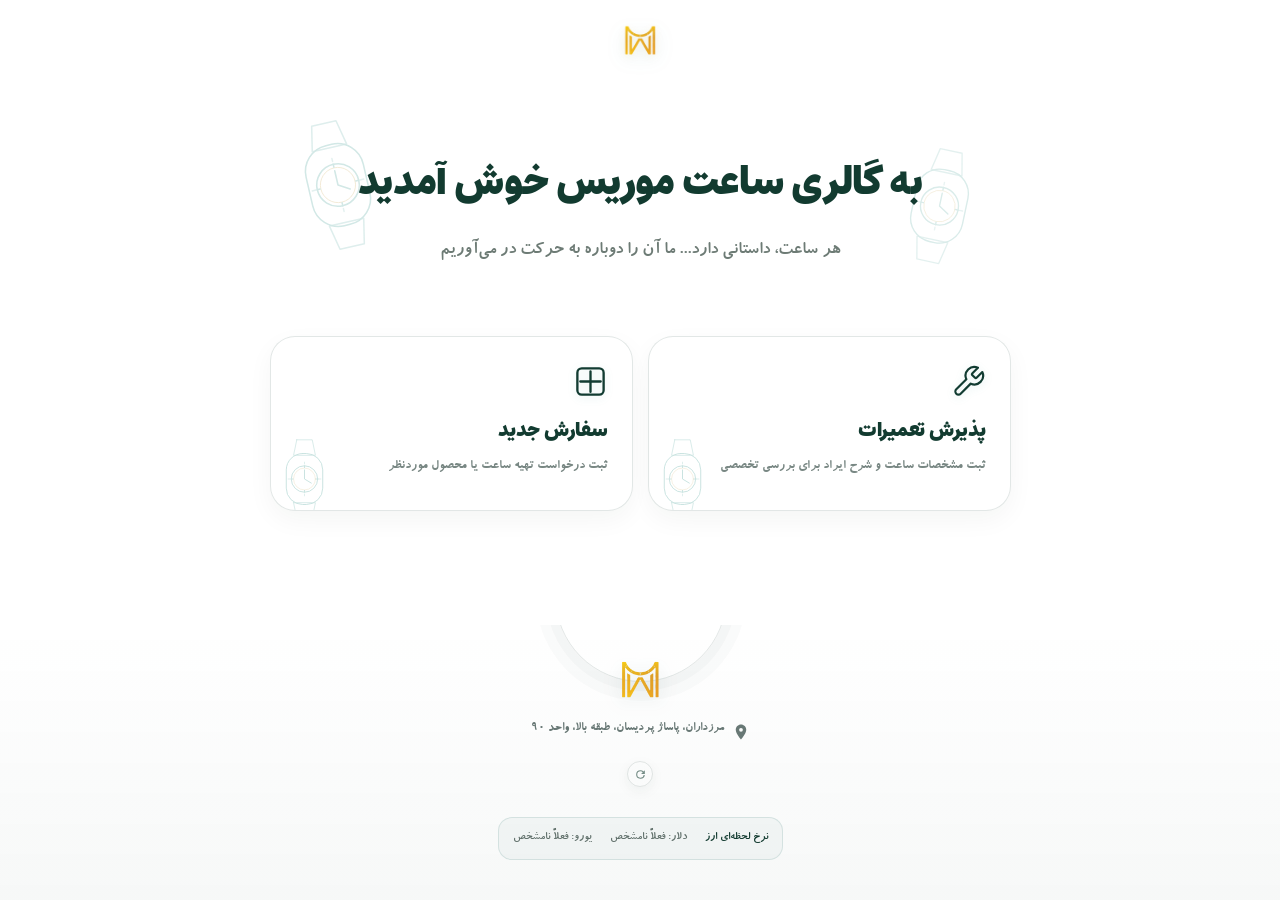
<file: index.html>
<!DOCTYPE html>
<html lang="fa" dir="rtl"><head>
<meta charset="UTF-8"><meta name="viewport" content="width=device-width, initial-scale=1.0, viewport-fit=cover">
<meta name="theme-color" content="#123c32"><meta name="color-scheme" content="light"><meta name="format-detection" content="telephone=no">
<title>گالری ساعت MOURIS WATCH</title><link rel="icon" type="image/png" href="assets/mouris-logo.png">
<link rel="apple-touch-icon" sizes="180x180" href="assets/apple-touch-icon.png">
<meta name="apple-mobile-web-app-capable" content="yes">
<meta name="apple-mobile-web-app-title" content="MOURIS WATCH">

<link rel="stylesheet" href="assets/style.css"><link rel="manifest" href="manifest.json"></head>
<body data-page="home">
<div id="preloader"><div class="mouris-loader"><div class="mouris-clock" role="img" aria-label="ساعت مکانیکی موریس"><span class="clock-gear clock-gear-a">⚙</span><span class="clock-gear clock-gear-b">⚙</span><span class="clock-hand clock-hour"></span><span class="clock-hand clock-minute"></span><span class="clock-hand clock-second"></span><span class="clock-pin"></span></div><img src="assets/mouris-logo.png" alt="MOURIS WATCH"><strong>MOURIS WATCH</strong><small>هر ساعت، داستانی دارد...</small></div></div>
<header class="site-header"><a href="index.html" class="brand"><img src="assets/mouris-logo.png" alt="MOURIS WATCH"></a></header>
<main class="container">
<section class="hero"><h1>به گالری ساعت موریس خوش آمدید</h1><p class="subtitle">هر ساعت، داستانی دارد... ما آن را دوباره به حرکت در می‌آوریم</p></section>
<nav class="services">
<a href="repair.html" class="service-card"><svg viewBox="0 0 24 24" fill="none" stroke-width="1.5" stroke-linecap="round" stroke-linejoin="round"><path d="M14.7 6.3a1 1 0 0 0 0 1.4l1.6 1.6a1 1 0 0 0 1.4 0l3.77-3.77a6 6 0 0 1-7.94 7.94l-6.91 6.91a2.12 2.12 0 0 1-3-3l6.91-6.91a6 6 0 0 1 7.94-7.94l-3.76 3.76z"/></svg><span class="title">پذیرش تعمیرات</span><span class="desc">ثبت مشخصات ساعت و شرح ایراد برای بررسی تخصصی</span></a>
<a href="new-order.html" class="service-card"><svg viewBox="0 0 24 24" fill="none" stroke-width="1.6" stroke-linecap="round" stroke-linejoin="round"><path d="M12 5v14M5 12h14"/><rect x="3" y="3" width="18" height="18" rx="3"/></svg><span class="title">سفارش جدید</span><span class="desc">ثبت درخواست تهیه ساعت یا محصول موردنظر</span></a>
</nav>
</main>
<footer class="site-footer"><div class="footer-info">
<div class="footer-logo"><img src="assets/mouris-logo.png" alt="لوگوی موریس"></div>
<div class="footer-address"><svg viewBox="0 0 24 24"><path d="M12 2C8.13 2 5 5.13 5 9c0 5.25 7 13 7 13s7-7.75 7-13c0-3.87-3.13-7-7-7zm0 9.5a2.5 2.5 0 1 1 0-5 2.5 2.5 0 0 1 0 5z"/></svg><span>مرزداران، پاساژ پردیسان، طبقه بالا، واحد ۹۰</span></div>
<div id="pwa-actions"><button id="pwa-update-button" type="button" aria-label="بروزرسانی" title="بروزرسانی"><svg viewBox="0 0 24 24" aria-hidden="true"><path d="M17.65 6.35A7.95 7.95 0 0 0 12 4a8 8 0 1 0 7.93 9h-2.02A6 6 0 1 1 12 6c1.66 0 3.14.69 4.22 1.78L13 11h7V4l-2.35 2.35z"/></svg></button></div>

<div class="footer-map-links" aria-label="مسیریابی فروشگاه">
<a class="icon-link" href="https://maps.app.goo.gl/UJXAzXb2pjgqmCxh7" target="_blank" rel="noopener noreferrer" aria-label="موقعیت در گوگل‌مپ" title="گوگل‌مپ"><svg viewBox="0 0 24 24" aria-hidden="true"><path d="M12 22s7-6.1 7-13a7 7 0 1 0-14 0c0 6.9 7 13 7 13Z"/><circle cx="12" cy="9" r="2.4"/></svg><span>گوگل‌مپ</span></a>
<a class="icon-link" href="https://nshn.ir/f9_bvZEa5x4bZZ" target="_blank" rel="noopener noreferrer" aria-label="موقعیت در نشان" title="نشان"><svg viewBox="0 0 24 24" aria-hidden="true"><path d="M12 22s7-6.1 7-13a7 7 0 1 0-14 0c0 6.9 7 13 7 13Z"/><path d="m9 9 2 2 4-4"/></svg><span>نشان</span></a>
</div>
<div class="mouris-social" aria-label="راه‌های ارتباطی">
<a class="icon-link" href="tel:09126022112" aria-label="تماس با موریس" title="تماس"><svg viewBox="0 0 24 24" aria-hidden="true"><path d="M7 3H4.8A1.8 1.8 0 0 0 3 4.8C3 13.7 10.3 21 19.2 21a1.8 1.8 0 0 0 1.8-1.8V17l-5-1-1.1 2a14.5 14.5 0 0 1-8.1-8.1l2-1.1L7 3Z"/></svg><span>تماس</span></a>
<a class="icon-link" href="https://wa.me/989126022112" target="_blank" rel="noopener noreferrer" aria-label="واتساپ موریس" title="واتساپ"><svg viewBox="0 0 24 24" aria-hidden="true"><path d="M20.5 11.7a8.5 8.5 0 0 1-12.6 7.4L3 20l.9-4.7a8.5 8.5 0 1 1 16.6-3.6Z"/><path d="M8.5 8.2c.3-.6.6-.6.9-.6h.5c.2 0 .4.1.5.4l.7 1.7c.1.2.1.4-.1.6l-.5.6c-.2.2-.2.4 0 .6.5.8 1.2 1.5 2 2 .2.1.4.1.6-.1l.7-.8c.2-.2.4-.2.6-.1l1.6.8c.2.1.3.3.3.5 0 .4-.2 1-.6 1.3-.4.4-1 .6-1.6.5-1-.1-2.2-.7-3.4-1.7-1.4-1.2-2.4-2.7-2.6-3.7-.2-.8 0-1.5.4-2Z"/></svg><span>واتساپ</span></a>
<a class="icon-link" href="https://www.instagram.com/morriswatch1/" target="_blank" rel="noopener noreferrer" aria-label="اینستاگرام موریس" title="اینستاگرام"><svg viewBox="0 0 24 24" aria-hidden="true"><rect x="3" y="3" width="18" height="18" rx="5"/><circle cx="12" cy="12" r="4"/><circle cx="17.5" cy="6.7" r=".8" class="icon-fill"/></svg><span>اینستاگرام</span></a>
</div>

</div></footer>
<script src="assets/app.js"></script>
<script>
if("serviceWorker" in navigator){window.addEventListener("load",()=>navigator.serviceWorker.register("./sw.js").catch(()=>{}));}
const updateBtn=document.getElementById("pwa-update-button");
if(updateBtn && "serviceWorker" in navigator){
 updateBtn.style.display="inline-flex";
 let reloading=false;
 navigator.serviceWorker.addEventListener("controllerchange",()=>{if(!reloading){reloading=true;location.reload();}});
 updateBtn.addEventListener("click",async()=>{
  updateBtn.disabled=true;
  updateBtn.setAttribute("aria-label","در حال بروزرسانی و پاک‌سازی نسخه قبلی");
  try{
   const reg=await navigator.serviceWorker.getRegistration("./")||await navigator.serviceWorker.register("./sw.js");
   await reg.update();
   if(reg.waiting){reg.waiting.postMessage({type:"SKIP_WAITING"});return;}
   if(reg.installing){
    reg.installing.addEventListener("statechange",async()=>{
     if(reg.installing && reg.installing.state==="installed"){
      const fresh=await navigator.serviceWorker.getRegistration("./");
      if(fresh?.waiting)fresh.waiting.postMessage({type:"SKIP_WAITING"});
     }
    });
    return;
   }
   const keys=await caches.keys();
   await Promise.all(keys.filter(k=>k.startsWith("mouris-")&&k!=="mouris-v16").map(k=>caches.delete(k)));
   location.reload();
  }catch(e){alert("بروزرسانی انجام نشد. اتصال اینترنت را بررسی و دوباره تلاش کنید.");updateBtn.disabled=false;}
 });
}
</script></body></html>
</file>
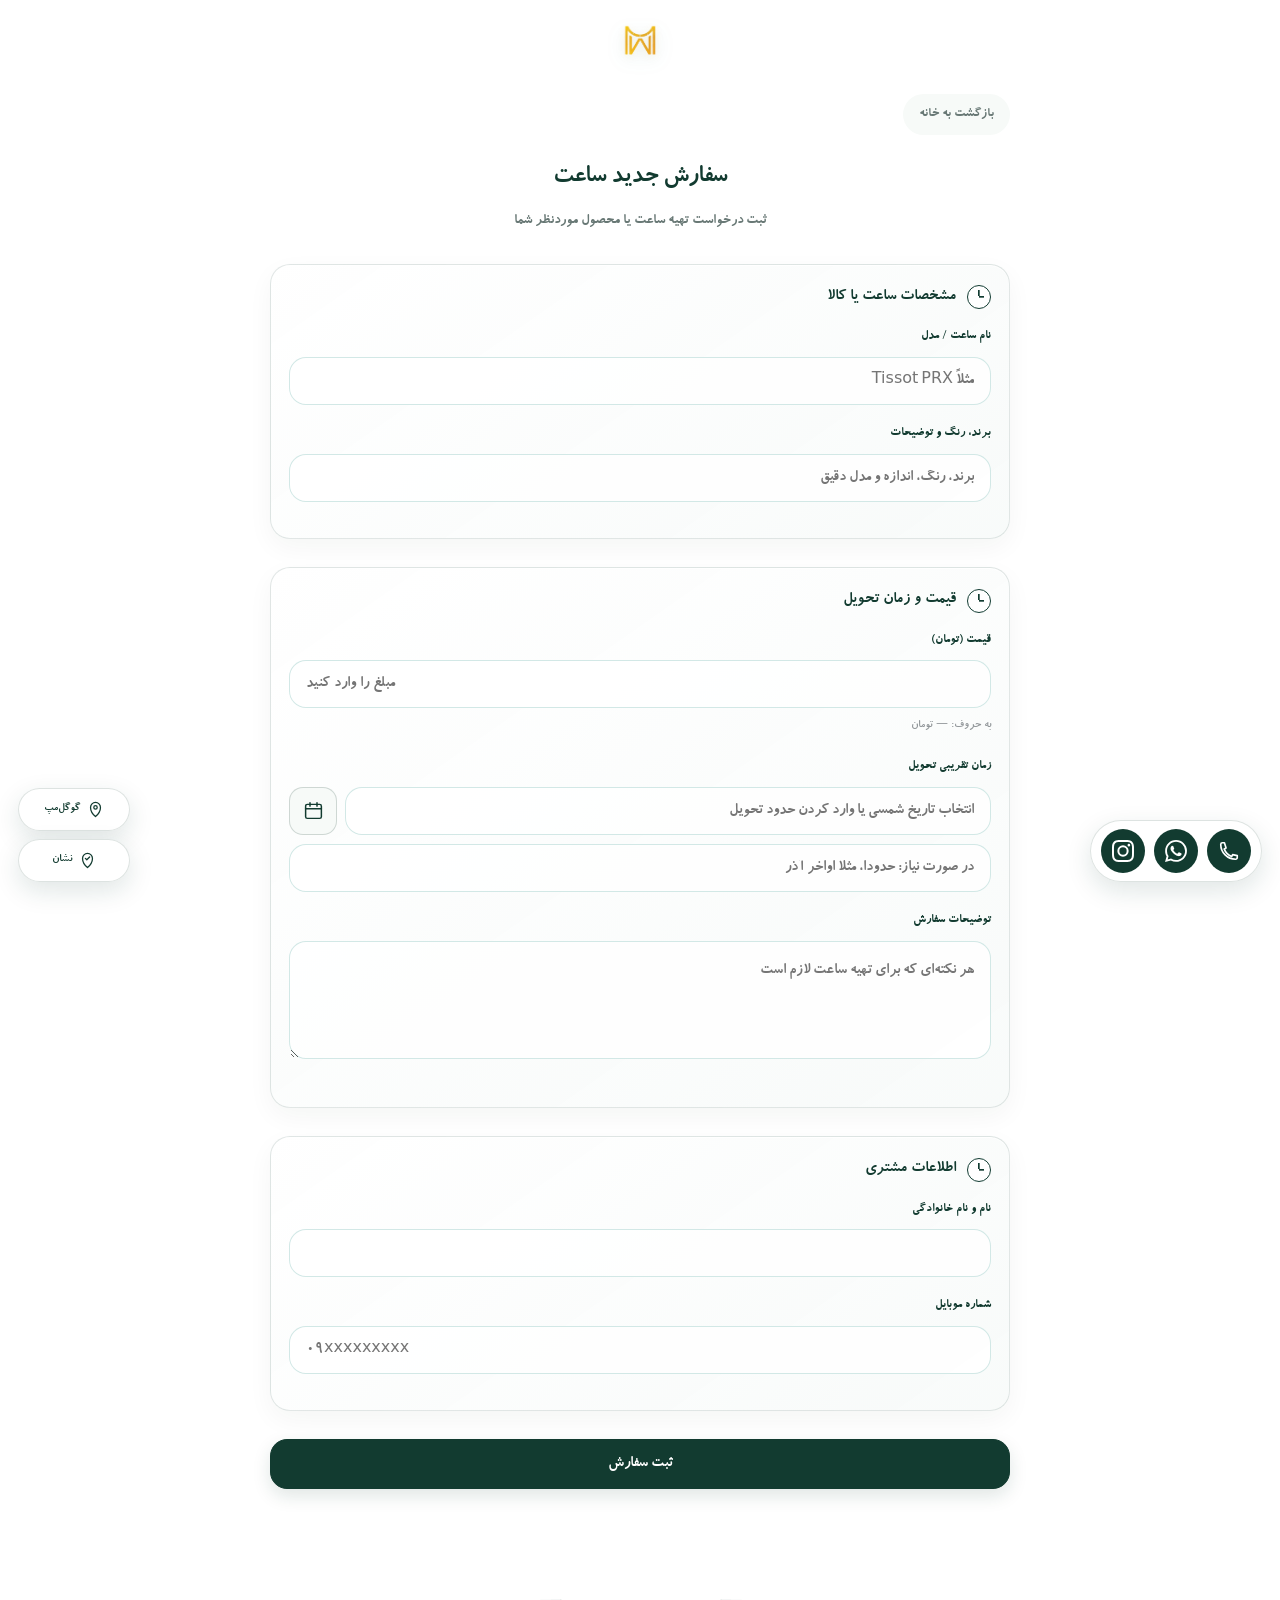
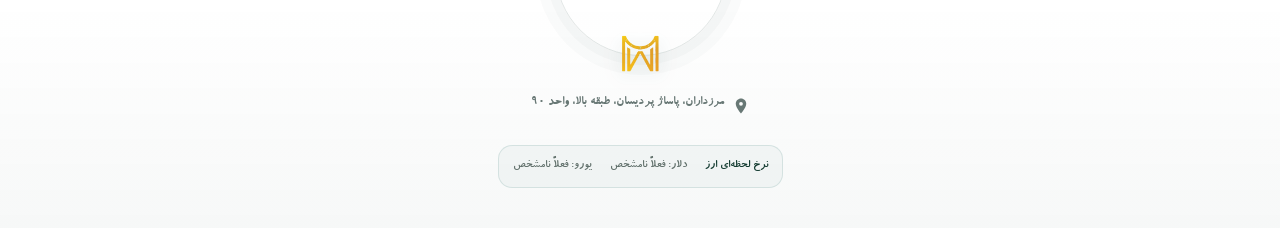
<file: new-order.html>
<!DOCTYPE html><html lang="fa" dir="rtl"><head><meta charset="UTF-8"><meta name="viewport" content="width=device-width, initial-scale=1.0, viewport-fit=cover"><meta name="theme-color" content="#123c32"><meta name="color-scheme" content="light"><title>سفارش جدید — موریس</title><link rel="icon" href="assets/mouris-logo.png"><link rel="stylesheet" href="assets/style.css"><link rel="manifest" href="manifest.json"></head><body data-page="new-order">
<div id="preloader"><div class="mouris-loader"><div class="mouris-clock" role="img" aria-label="ساعت مکانیکی موریس"><span class="clock-gear clock-gear-a">⚙</span><span class="clock-gear clock-gear-b">⚙</span><span class="clock-hand clock-hour"></span><span class="clock-hand clock-minute"></span><span class="clock-hand clock-second"></span><span class="clock-pin"></span></div><img src="assets/mouris-logo.png" alt="MOURIS WATCH"><strong>MOURIS WATCH</strong><small>هر ساعت، داستانی دارد...</small></div></div>
<header class="site-header"><a href="index.html" class="brand"><img src="assets/mouris-logo.png" alt="MOURIS WATCH"></a></header>
<main class="container"><a href="index.html" class="back-link">بازگشت به خانه</a><h1 class="page-title">سفارش جدید ساعت</h1><p class="page-sub">ثبت درخواست تهیه ساعت یا محصول موردنظر شما</p>
<form id="new-order-form" novalidate>
<section class="section form-panel"><h2>مشخصات ساعت یا کالا</h2>
<div class="form-group"><label class="field-label" for="item-name">نام ساعت / مدل</label><input type="text" id="item-name" name="itemName" required placeholder="مثلاً Tissot PRX"></div>
<div class="form-group"><label class="field-label" for="item-details">برند، رنگ و توضیحات</label><input type="text" id="item-details" name="itemDetails" placeholder="برند، رنگ، اندازه و مدل دقیق"></div></section>
<section class="section form-panel"><h2>قیمت و زمان تحویل</h2>
<div class="form-group"><label class="field-label" for="agreed-price">قیمت (تومان)</label><input type="text" id="agreed-price" name="price" class="price-format" data-price-format inputmode="numeric" autocomplete="off" placeholder="مبلغ را وارد کنید" dir="ltr"><div class="price-in-words" data-price-words="agreed-price">به حروف: — تومان</div></div>
<div class="form-group"><label class="field-label" for="expected-date">زمان تقریبی تحویل</label><div class="jalali-picker-field"><input type="text" id="expected-date" name="expectedDate" placeholder="انتخاب تاریخ شمسی یا وارد کردن حدود تحویل" readonly aria-haspopup="dialog" aria-expanded="false"><button type="button" class="calendar-open" id="open-jalali-calendar" aria-label="باز کردن تقویم شمسی"><svg viewBox="0 0 24 24" aria-hidden="true"><rect x="3" y="5" width="18" height="16" rx="2"/><path d="M16 3v4M8 3v4M3 10h18"/></svg></button></div><div id="jalali-calendar" class="jalali-calendar hidden" role="dialog" aria-label="تقویم شمسی"></div><input type="text" id="expected-date-note" class="approx-date-note" placeholder="در صورت نیاز: حدوداً، مثلاً اواخر آذر" aria-label="توضیح تقریبی زمان تحویل"></div>
<div class="form-group"><label class="field-label" for="order-notes">توضیحات سفارش</label><textarea id="order-notes" name="notes" rows="3" placeholder="هر نکته‌ای که برای تهیه ساعت لازم است"></textarea></div></section>
<section class="section form-panel"><h2>اطلاعات مشتری</h2>
<div class="form-group"><label class="field-label" for="customer-name">نام و نام خانوادگی</label><input type="text" id="customer-name" name="name" required autocomplete="name"></div>
<div class="form-group"><label class="field-label" for="customer-phone">شماره موبایل</label><input type="tel" id="customer-phone" name="phone" inputmode="numeric" autocomplete="tel" placeholder="09xxxxxxxxx" required dir="ltr"></div></section>
<button type="submit" class="btn">ثبت سفارش</button></form></main>
<footer class="site-footer"><div class="footer-info">
<div class="footer-logo"><img src="assets/mouris-logo.png" alt="لوگوی موریس"></div>
<div class="footer-address"><svg viewBox="0 0 24 24"><path d="M12 2C8.13 2 5 5.13 5 9c0 5.25 7 13 7 13s7-7.75 7-13c0-3.87-3.13-7-7-7zm0 9.5a2.5 2.5 0 1 1 0-5 2.5 2.5 0 0 1 0 5z"/></svg><span>مرزداران، پاساژ پردیسان، طبقه بالا، واحد ۹۰</span></div>

<div class="footer-map-links" aria-label="مسیریابی فروشگاه">
<a class="icon-link" href="https://maps.app.goo.gl/UJXAzXb2pjgqmCxh7" target="_blank" rel="noopener noreferrer" aria-label="موقعیت در گوگل‌مپ" title="گوگل‌مپ"><svg viewBox="0 0 24 24" aria-hidden="true"><path d="M12 22s7-6.1 7-13a7 7 0 1 0-14 0c0 6.9 7 13 7 13Z"/><circle cx="12" cy="9" r="2.4"/></svg><span>گوگل‌مپ</span></a>
<a class="icon-link" href="https://nshn.ir/f9_bvZEa5x4bZZ" target="_blank" rel="noopener noreferrer" aria-label="موقعیت در نشان" title="نشان"><svg viewBox="0 0 24 24" aria-hidden="true"><path d="M12 22s7-6.1 7-13a7 7 0 1 0-14 0c0 6.9 7 13 7 13Z"/><path d="m9 9 2 2 4-4"/></svg><span>نشان</span></a>
</div>
<div class="mouris-social" aria-label="راه‌های ارتباطی">
<a class="icon-link" href="tel:09126022112" aria-label="تماس با موریس" title="تماس"><svg viewBox="0 0 24 24" aria-hidden="true"><path d="M7 3H4.8A1.8 1.8 0 0 0 3 4.8C3 13.7 10.3 21 19.2 21a1.8 1.8 0 0 0 1.8-1.8V17l-5-1-1.1 2a14.5 14.5 0 0 1-8.1-8.1l2-1.1L7 3Z"/></svg><span>تماس</span></a>
<a class="icon-link" href="https://wa.me/989126022112" target="_blank" rel="noopener noreferrer" aria-label="واتساپ موریس" title="واتساپ"><svg viewBox="0 0 24 24" aria-hidden="true"><path d="M20.5 11.7a8.5 8.5 0 0 1-12.6 7.4L3 20l.9-4.7a8.5 8.5 0 1 1 16.6-3.6Z"/><path d="M8.5 8.2c.3-.6.6-.6.9-.6h.5c.2 0 .4.1.5.4l.7 1.7c.1.2.1.4-.1.6l-.5.6c-.2.2-.2.4 0 .6.5.8 1.2 1.5 2 2 .2.1.4.1.6-.1l.7-.8c.2-.2.4-.2.6-.1l1.6.8c.2.1.3.3.3.5 0 .4-.2 1-.6 1.3-.4.4-1 .6-1.6.5-1-.1-2.2-.7-3.4-1.7-1.4-1.2-2.4-2.7-2.6-3.7-.2-.8 0-1.5.4-2Z"/></svg><span>واتساپ</span></a>
<a class="icon-link" href="https://www.instagram.com/morriswatch1/" target="_blank" rel="noopener noreferrer" aria-label="اینستاگرام موریس" title="اینستاگرام"><svg viewBox="0 0 24 24" aria-hidden="true"><rect x="3" y="3" width="18" height="18" rx="5"/><circle cx="12" cy="12" r="4"/><circle cx="17.5" cy="6.7" r=".8" class="icon-fill"/></svg><span>اینستاگرام</span></a>
</div>
</div></footer><script src="assets/app.js"></script>
<script>
if("serviceWorker" in navigator){window.addEventListener("load",()=>navigator.serviceWorker.register("./sw.js").catch(()=>{}));}
</script></body></html>
</file>
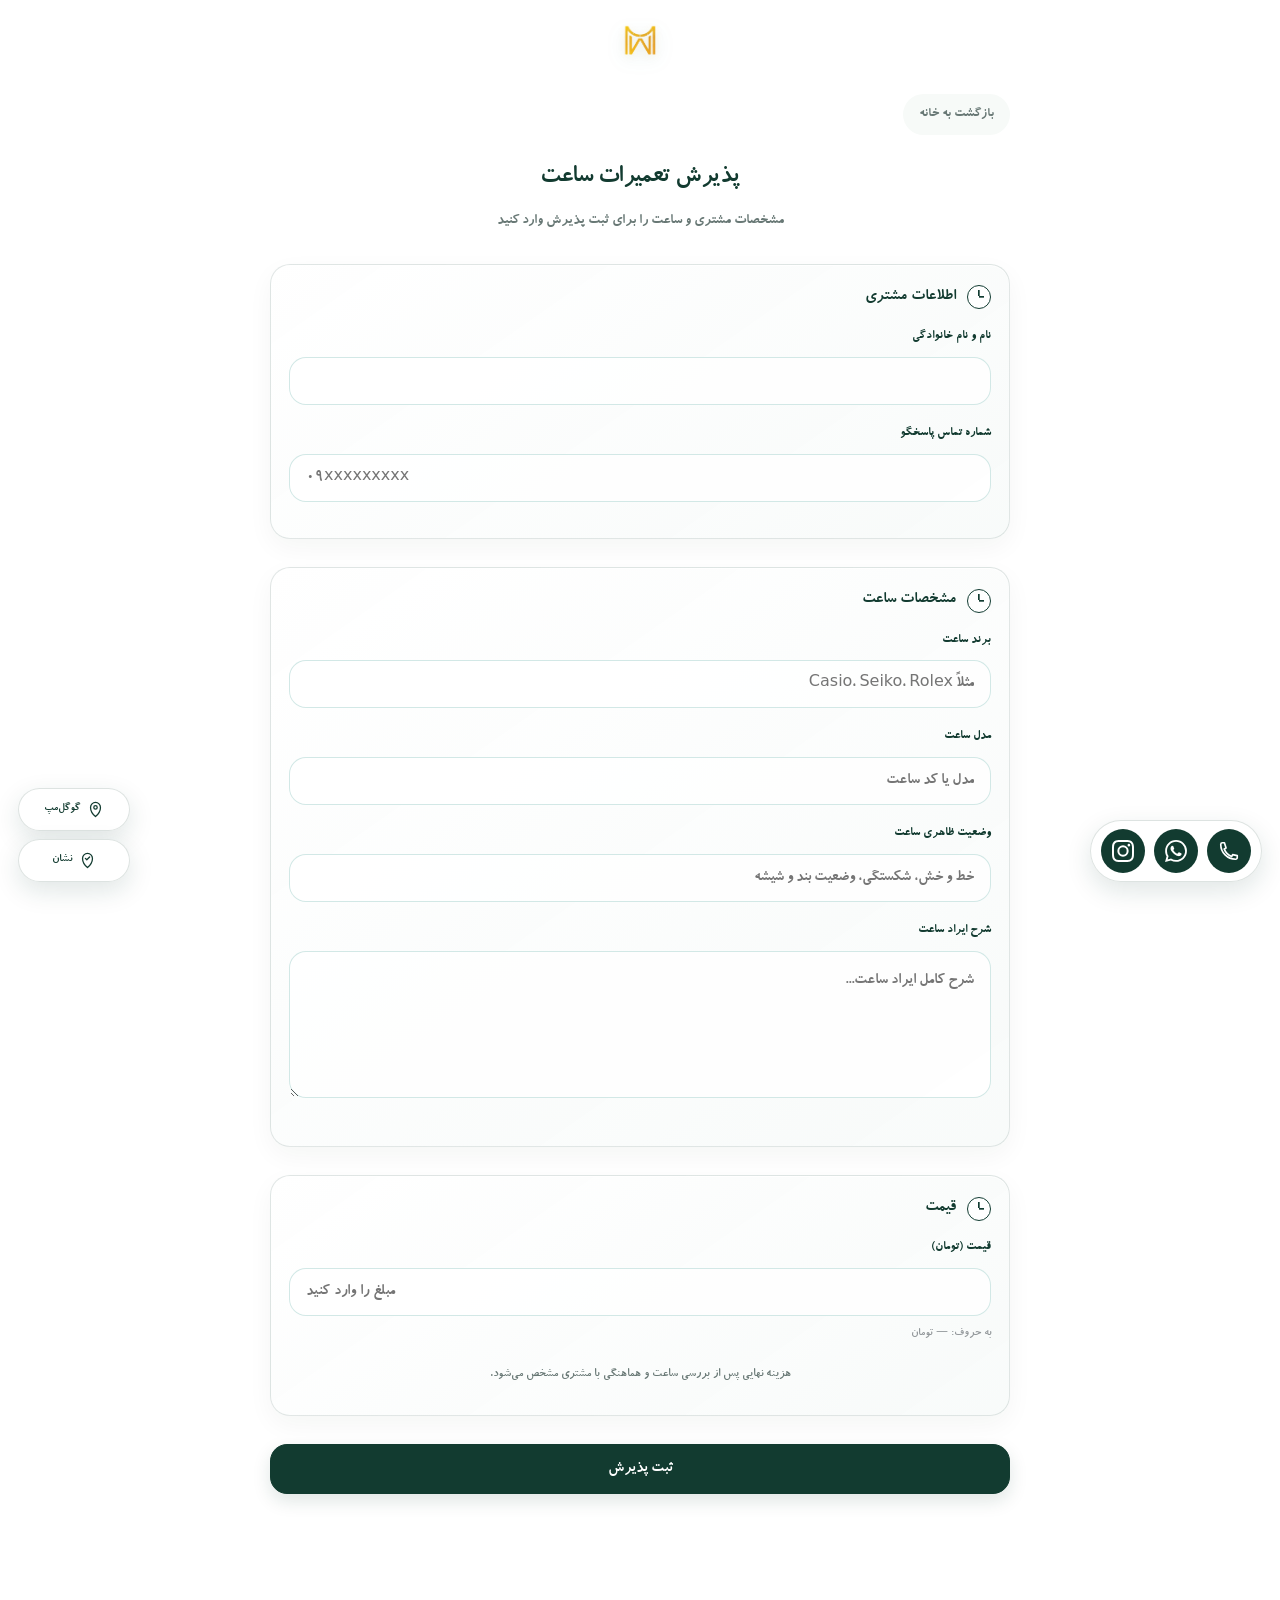
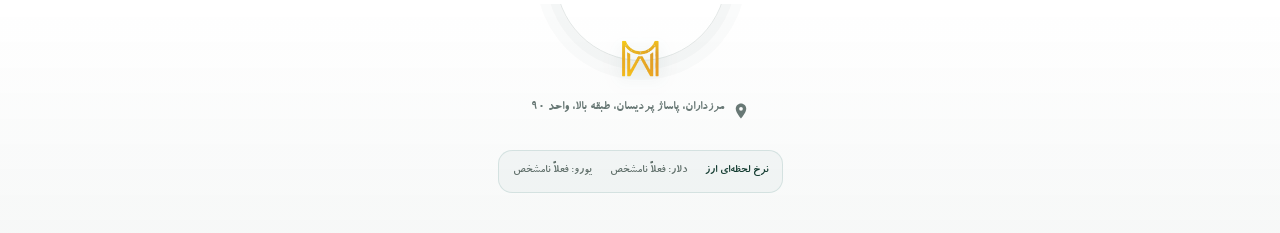
<file: repair.html>
<!DOCTYPE html><html lang="fa" dir="rtl"><head><meta charset="UTF-8"><meta name="viewport" content="width=device-width, initial-scale=1.0, viewport-fit=cover"><meta name="theme-color" content="#123c32"><meta name="color-scheme" content="light"><meta name="format-detection" content="telephone=no"><title>پذیرش تعمیرات — موریس</title><link rel="icon" href="assets/mouris-logo.png"><link rel="stylesheet" href="assets/style.css"><link rel="manifest" href="manifest.json"></head><body data-page="repair">
<div id="preloader"><div class="mouris-loader"><div class="mouris-clock" role="img" aria-label="ساعت مکانیکی موریس"><span class="clock-gear clock-gear-a">⚙</span><span class="clock-gear clock-gear-b">⚙</span><span class="clock-hand clock-hour"></span><span class="clock-hand clock-minute"></span><span class="clock-hand clock-second"></span><span class="clock-pin"></span></div><img src="assets/mouris-logo.png" alt="MOURIS WATCH"><strong>MOURIS WATCH</strong><small>هر ساعت، داستانی دارد...</small></div></div>
<header class="site-header"><a href="index.html" class="brand"><img src="assets/mouris-logo.png" alt="MOURIS WATCH"></a></header>
<main class="container"><a href="index.html" class="back-link">بازگشت به خانه</a><h1 class="page-title">پذیرش تعمیرات ساعت</h1><p class="page-sub">مشخصات مشتری و ساعت را برای ثبت پذیرش وارد کنید</p>
<form id="repair-form" novalidate>
<section class="section form-panel"><h2>اطلاعات مشتری</h2>
<div class="form-group"><label class="field-label" for="repair-name">نام و نام خانوادگی</label><input type="text" id="repair-name" name="name" autocomplete="name" required></div>
<div class="form-group"><label class="field-label" for="repair-phone">شماره تماس پاسخگو</label><input type="tel" id="repair-phone" name="phone" inputmode="numeric" autocomplete="tel" placeholder="09xxxxxxxxx" required dir="ltr"></div></section>
<section class="section form-panel"><h2>مشخصات ساعت</h2>
<div class="form-group"><label class="field-label" for="repair-brand">برند ساعت</label><input type="text" id="repair-brand" name="watchBrand" placeholder="مثلاً Casio، Seiko، Rolex" required></div>
<div class="form-group"><label class="field-label" for="repair-model">مدل ساعت</label><input type="text" id="repair-model" name="watchModel" placeholder="مدل یا کد ساعت"></div>
<div class="form-group"><label class="field-label" for="repair-condition">وضعیت ظاهری ساعت</label><input type="text" id="repair-condition" name="condition" placeholder="خط و خش، شکستگی، وضعیت بند و شیشه"></div>
<div class="form-group"><label class="field-label" for="repair-issue">شرح ایراد ساعت</label><textarea id="repair-issue" name="issue" rows="4" placeholder="شرح کامل ایراد ساعت..." required></textarea></div></section>
<section class="section form-panel"><h2>قیمت</h2><div class="form-group"><label class="field-label" for="repair-cost">قیمت (تومان)</label><input type="text" id="repair-cost" name="price" class="price-format" data-price-format inputmode="numeric" autocomplete="off" placeholder="مبلغ را وارد کنید" dir="ltr"><div class="price-in-words" data-price-words="repair-cost">به حروف: — تومان</div></div><p class="hint">هزینه نهایی پس از بررسی ساعت و هماهنگی با مشتری مشخص می‌شود.</p></section>
<button type="submit" class="btn">ثبت پذیرش</button></form></main>
<footer class="site-footer"><div class="footer-info">
<div class="footer-logo"><img src="assets/mouris-logo.png" alt="لوگوی موریس"></div>
<div class="footer-address"><svg viewBox="0 0 24 24"><path d="M12 2C8.13 2 5 5.13 5 9c0 5.25 7 13 7 13s7-7.75 7-13c0-3.87-3.13-7-7-7zm0 9.5a2.5 2.5 0 1 1 0-5 2.5 2.5 0 0 1 0 5z"/></svg><span>مرزداران، پاساژ پردیسان، طبقه بالا، واحد ۹۰</span></div>

<div class="footer-map-links" aria-label="مسیریابی فروشگاه">
<a class="icon-link" href="https://maps.app.goo.gl/UJXAzXb2pjgqmCxh7" target="_blank" rel="noopener noreferrer" aria-label="موقعیت در گوگل‌مپ" title="گوگل‌مپ"><svg viewBox="0 0 24 24" aria-hidden="true"><path d="M12 22s7-6.1 7-13a7 7 0 1 0-14 0c0 6.9 7 13 7 13Z"/><circle cx="12" cy="9" r="2.4"/></svg><span>گوگل‌مپ</span></a>
<a class="icon-link" href="https://nshn.ir/f9_bvZEa5x4bZZ" target="_blank" rel="noopener noreferrer" aria-label="موقعیت در نشان" title="نشان"><svg viewBox="0 0 24 24" aria-hidden="true"><path d="M12 22s7-6.1 7-13a7 7 0 1 0-14 0c0 6.9 7 13 7 13Z"/><path d="m9 9 2 2 4-4"/></svg><span>نشان</span></a>
</div>
<div class="mouris-social" aria-label="راه‌های ارتباطی">
<a class="icon-link" href="tel:09126022112" aria-label="تماس با موریس" title="تماس"><svg viewBox="0 0 24 24" aria-hidden="true"><path d="M7 3H4.8A1.8 1.8 0 0 0 3 4.8C3 13.7 10.3 21 19.2 21a1.8 1.8 0 0 0 1.8-1.8V17l-5-1-1.1 2a14.5 14.5 0 0 1-8.1-8.1l2-1.1L7 3Z"/></svg><span>تماس</span></a>
<a class="icon-link" href="https://wa.me/989126022112" target="_blank" rel="noopener noreferrer" aria-label="واتساپ موریس" title="واتساپ"><svg viewBox="0 0 24 24" aria-hidden="true"><path d="M20.5 11.7a8.5 8.5 0 0 1-12.6 7.4L3 20l.9-4.7a8.5 8.5 0 1 1 16.6-3.6Z"/><path d="M8.5 8.2c.3-.6.6-.6.9-.6h.5c.2 0 .4.1.5.4l.7 1.7c.1.2.1.4-.1.6l-.5.6c-.2.2-.2.4 0 .6.5.8 1.2 1.5 2 2 .2.1.4.1.6-.1l.7-.8c.2-.2.4-.2.6-.1l1.6.8c.2.1.3.3.3.5 0 .4-.2 1-.6 1.3-.4.4-1 .6-1.6.5-1-.1-2.2-.7-3.4-1.7-1.4-1.2-2.4-2.7-2.6-3.7-.2-.8 0-1.5.4-2Z"/></svg><span>واتساپ</span></a>
<a class="icon-link" href="https://www.instagram.com/morriswatch1/" target="_blank" rel="noopener noreferrer" aria-label="اینستاگرام موریس" title="اینستاگرام"><svg viewBox="0 0 24 24" aria-hidden="true"><rect x="3" y="3" width="18" height="18" rx="5"/><circle cx="12" cy="12" r="4"/><circle cx="17.5" cy="6.7" r=".8" class="icon-fill"/></svg><span>اینستاگرام</span></a>
</div>
</div></footer><script src="assets/app.js"></script>
<script>
if("serviceWorker" in navigator){window.addEventListener("load",()=>navigator.serviceWorker.register("./sw.js").catch(()=>{}));}
</script></body></html>
</file>
<file: assets/style.css>
/* ============ Preloader (Almas Logo Diamond) ============ */
#preloader { 
  position: fixed; inset: 0; background: var(--bg); z-index: 99999; 
  display: flex; justify-content: center; align-items: center; 
  transition: opacity 0.8s cubic-bezier(0.16, 1, 0.3, 1), visibility 0.8s; 
}
#preloader.hidden-loader { opacity: 0; visibility: hidden; }

/* کانتینر الماس */
.almas-diamond-wrap {
  position: relative;
  width: 120px;
  height: 140px;
  display: flex;
  flex-direction: column;
  align-items: center;
}

/* خود الماس با استفاده از SVG */
.almas-svg {
  width: 100px;
  height: 100px;
  overflow: visible;
}

/* خطوط پایه الماس (خالی) */
.almas-svg path, .almas-svg polygon, .almas-svg polyline {
  fill: transparent;
  stroke: var(--border-soft);
  stroke-width: 1.5;
  transition: all 0.3s ease;
}

/* نوار پر شدن (انیمیشن) */
.almas-fill-mask {
  fill: none;
  stroke: var(--brand);
  stroke-width: 3;
  stroke-linecap: round;
  stroke-linejoin: round;
  filter: drop-shadow(0 0 10px var(--brand-glow));
  stroke-dasharray: 350;
  stroke-dashoffset: 350;
  animation: fillAlmas 2s cubic-bezier(0.4, 0, 0.2, 1) infinite alternate;
}

/* خطوط درخشش زیر الماس */
.almas-base {
  position: absolute;
  bottom: 5px;
  width: 80px;
  height: 2px;
  background: var(--brand);
  box-shadow: 0 0 15px var(--brand-glow);
  border-radius: 50%;
  animation: basePulse 2s infinite alternate;
}

@keyframes fillAlmas {
  0% { stroke-dashoffset: 350; stroke: var(--brand); opacity: 0.3; }
  100% { stroke-dashoffset: 0; stroke: #6cb2ff; opacity: 1; }
}

@keyframes basePulse {
  0% { transform: scaleX(0.8); opacity: 0.5; }
  100% { transform: scaleX(1.2); opacity: 1; }
}

/* ============ فونت ============ */
@font-face {
  font-family: 'Koodak';
  src: local('Koodak'), local('Koodak-Bold'), url('fonts/Koodak.woff2.ttf') format('truetype');
  font-display: swap;
  font-weight: 400;
}

/* ============ متغیرهای رنگی (تم روشن) ============ */
:root {
  --bg: #ffffff; --fg: #1d1d1f; --muted: #6e6e73; --border: #d2d2d7;
  --border-soft: #e5e5ea; --accent: #000000; --brand: #b99b18;
  --brand-glow: rgba(185, 155, 24, 0.30); --card: #f5f5f7; --card-hover: #ebebf0;
  --radius: 18px; --radius-sm: 14px; --danger: #ff3b30;
  --glass: rgba(255, 255, 255, 0.75); --dock-bg: rgba(255, 255, 255, 0.9);
  --modal-overlay: rgba(0,0,0,0.4);
}



* { box-sizing: border-box; -webkit-tap-highlight-color: transparent; }
html, body { margin: 0; padding: 0; scroll-behavior: smooth; }
body {
  font-family: 'Koodak', 'Vazirmatn', system-ui, -apple-system, sans-serif;
  background: var(--bg); color: var(--fg); line-height: 1.75;
  -webkit-font-smoothing: antialiased; min-height: 100vh;
  display: flex; flex-direction: column; transition: opacity 0.3s ease, background-color 0.3s ease, color 0.3s ease;
}
input, button, select, textarea { font-family: inherit; }

body.page-fade-out { opacity: 0; }

@keyframes fadeUp { from { opacity: 0; transform: translateY(20px); } to { opacity: 1; transform: translateY(0); } }
@keyframes shake { 0%, 100% { transform: translateX(0); } 10%, 30%, 50%, 70%, 90% { transform: translateX(-5px); } 20%, 40%, 60%, 80% { transform: translateX(5px); } }
@keyframes logoGlow { 0% { filter: drop-shadow(0 0 0px var(--brand-glow)); } 50% { filter: drop-shadow(0 0 12px var(--brand-glow)); } 100% { filter: drop-shadow(0 0 0px var(--brand-glow)); } }
@keyframes rippleAnim { to { transform: scale(4); opacity: 0; } }

.shake { animation: shake 0.5s ease-in-out; }
.container { width: 100%; max-width: 720px; margin: 0 auto; padding: 20px 20px 100px; flex: 1; }

/* ============ 3D Page Transition ============ */
.container {
  animation: pageEnter 0.7s cubic-bezier(0.16, 1, 0.3, 1) forwards !important;
}
@keyframes pageEnter {
  0% { opacity: 0; transform: translateY(20px) scale(0.98); filter: blur(5px); }
  100% { opacity: 1; transform: translateY(0) scale(1); filter: blur(0); }
}

#progress-bar { position: fixed; top: 0; left: 0; height: 3px; background: var(--brand); width: 0%; z-index: 1000; transition: width 0.1s; }
.site-header { position: sticky; top: 0; z-index: 100; backdrop-filter: blur(20px); background: var(--glass); border-bottom: 1px solid var(--border-soft); padding: 12px 20px; text-align: center; padding-top: max(12px, env(safe-area-inset-top)); }

/* ============ لوگو ============ */
.brand { display: inline-flex; align-items: center; justify-content: center; text-decoration: none; }
.brand img, .footer-logo img {
  display: block; height: 40px; width: auto; object-fit: contain;
  animation: logoGlow 4s infinite; transform-origin: center; transition: transform 0.1s;
}
.footer-logo img { height: 60px; animation: none; }


/* Hero with gradient/blur */
.hero { text-align: center; padding: 40px 0 20px; position: relative; }
.hero::before { content: ''; position: absolute; top: 0; left: 50%; transform: translateX(-50%); width: 200px; height: 200px; background: var(--brand); filter: blur(80px); opacity: 0.15; z-index: -1; border-radius: 50%; }
.hero h1 { font-size: 32px; margin: 0 0 8px; font-weight: 800; letter-spacing: -1px; }
.subtitle { color: var(--muted); margin: 0; font-size: 16px; }

.services { display: grid; grid-template-columns: 1fr; gap: 12px; margin-top: 24px; }
@media (min-width: 560px) { .services { grid-template-columns: 1fr 1fr; } }

/* ============ Scroll Reveal Animations ============ */
.reveal {
  opacity: 0;
  transform: translateY(40px) scale(0.98);
  transition: all 0.8s cubic-bezier(0.16, 1, 0.3, 1);
  will-change: transform, opacity;
}
.reveal.active {
  opacity: 1;
  transform: translateY(0) scale(1);
}
.services .reveal:nth-child(1) { transition-delay: 0.1s; }
.services .reveal:nth-child(2) { transition-delay: 0.2s; }
.services .reveal:nth-child(3) { transition-delay: 0.3s; }
.services .reveal:nth-child(4) { transition-delay: 0.4s; }
.services .reveal:nth-child(5) { transition-delay: 0.5s; }

/* ============ Glassmorphism & 3D Cards ============ */
.service-card { 
  display: flex; flex-direction: column; align-items: flex-start; padding: 24px 20px; border-radius: var(--radius); 
  background: var(--card); backdrop-filter: blur(10px); -webkit-backdrop-filter: blur(10px);
  text-decoration: none; color: var(--fg); border: 1px solid rgba(255,255,255,0.1); 
  position: relative; overflow: hidden;
  transition: transform 0.4s cubic-bezier(0.175, 0.885, 0.32, 1.275), box-shadow 0.4s ease, border-color 0.4s ease;
  transform-style: preserve-3d;
}
.service-card:hover { 
  transform: translateY(-8px) scale(1.02) rotateX(4deg) rotateY(-4deg); 
  box-shadow: 0 25px 50px -12px rgba(0, 113, 227, 0.25); 
  border-color: var(--brand); 
  z-index: 10;
}
.service-card::before {
  content: '';
  position: absolute; top: 0; left: -100%; width: 50%; height: 100%;
  background: linear-gradient(to right, rgba(255,255,255,0) 0%, rgba(255,255,255,0.3) 50%, rgba(255,255,255,0) 100%);
  transform: skewX(-25deg); transition: left 0.7s ease; z-index: 1;
}
.service-card:hover::before { left: 200%; }
.service-card:hover svg { transform: scale(1.15) translateZ(20px); transition: transform 0.4s cubic-bezier(0.175, 0.885, 0.32, 1.275); }
.service-card svg { width: 32px; height: 32px; margin-bottom: 12px; stroke: var(--brand); fill: none; transition: transform 0.3s; }
.service-card .title { font-size: 18px; font-weight: 800; margin-bottom: 4px; }
.service-card .desc { font-size: 13.5px; color: var(--muted); }

.section { margin: 28px 0; } .section h2 { font-size: 17px; margin: 0 0 14px; font-weight: 800; }
.form-group { margin-bottom: 18px; position: relative; } .field-label { display: block; font-size: 13px; font-weight: 700; margin-bottom: 8px; }
input[type="text"], input[type="password"], input[type="tel"], input[type="email"], input[type="number"] { 
  width: 100%; padding: 15px 16px; border-radius: var(--radius-sm); border: 1.5px solid var(--border-soft); 
  background: var(--bg); font-family: inherit; font-size: 16px; color: var(--fg); transition: all 0.2s ease; outline: none; 
}
input:focus { border-color: var(--brand); box-shadow: 0 0 0 4px var(--brand-glow); }
input.input-error { border-color: var(--danger) !important; }
input.valid-phone { border-color: #34c759 !important; }

.option-grid { display: grid; grid-template-columns: repeat(auto-fit, minmax(150px, 1fr)); gap: 12px; }
.option { display: block; padding: 18px; border-radius: var(--radius-sm); border: 1.5px solid var(--border-soft); background: var(--bg); cursor: pointer; transition: all 0.2s ease; position: relative; }
.option input { position: absolute; opacity: 0; }
.option.selected { border-color: var(--brand); background: var(--card); box-shadow: inset 0 0 0 1px var(--brand); }
.option.selected::after { content: '✓'; position: absolute; top: 12px; left: 12px; color: var(--brand); font-weight: bold; animation: fadeUp 0.3s; }
.option.disabled { opacity: 0.4; pointer-events: none; text-decoration: line-through; }
.opt-title { font-weight: 700; display: block; font-size: 15px; } .opt-price { font-size: 13px; color: var(--muted); display: block; margin-top: 4px; } .opt-price.gold { color: var(--brand); font-weight: 800; font-size: 14px; margin-top: 6px; }

.chip-grid { display: flex; flex-wrap: wrap; gap: 10px; }
.chip { display: inline-flex; align-items: center; justify-content: center; padding: 12px 20px; border-radius: 999px; border: 1.5px solid var(--border-soft); background: var(--bg); cursor: pointer; font-size: 14px; font-family: inherit; transition: all 0.2s ease; position: relative; }
.chip input { position: absolute; opacity: 0; } .chip.selected { background: var(--brand); color: #fff; border-color: var(--brand); }

.tag { display: inline-flex; align-items: center; gap: 8px; background: var(--bg); border: 1px solid var(--border-soft); padding: 6px 12px; border-radius: 999px; font-size: 13.5px; color: var(--fg); animation: fadeUp 0.2s; }
.tag-remove { cursor: pointer; color: var(--danger); font-weight: bold; font-size: 16px; line-height: 1; transition: transform 0.2s; } .tag-remove:hover { transform: scale(1.3); }

.btn { display: block; width: 100%; padding: 16px 20px; border-radius: var(--radius-sm); border: none; background: var(--accent); color: var(--bg); font-family: inherit; font-size: 16px; font-weight: 700; cursor: pointer; text-align: center; text-decoration: none; transition: all 0.2s; position: relative; overflow: hidden; }
.btn:hover { opacity: 0.85; transform: scale(0.99); } .btn:active { transform: scale(0.96); } .btn-secondary { background: var(--card); color: var(--fg); border: 1.5px solid var(--border-soft); }
.ripple { position: absolute; border-radius: 50%; background: rgba(255,255,255,0.4); transform: scale(0); animation: rippleAnim 0.6s linear; pointer-events: none; }
.btn-secondary .ripple { background: rgba(0,0,0,0.1); }

.spinner { display: inline-block; width: 20px; height: 20px; border: 3px solid rgba(255,255,255,0.3); border-radius: 50%; border-top-color: #fff; animation: spin 1s ease-in-out infinite; vertical-align: middle; }
@keyframes spin { 100% { transform: rotate(360deg); } }
.total-box { background: var(--card); border-radius: var(--radius-sm); padding: 16px 20px; display: flex; justify-content: space-between; align-items: center; margin: 24px 0 12px; } .total-box .amount { font-size: 20px; font-weight: 800; color: var(--brand); }
.sms-preview { background: var(--card); border-radius: var(--radius-sm); padding: 16px; margin-top: 20px; font-size: 14px; white-space: pre-wrap; display: none; border: 1px solid var(--border-soft); line-height: 2; } .sms-preview.visible { display: block; animation: fadeUp 0.3s; }

#toast { position: fixed; bottom: 90px; left: 50%; transform: translateX(-50%) translateY(20px); background: #333; color: #fff; padding: 12px 24px; border-radius: 999px; font-size: 14px; font-weight: 700; opacity: 0; pointer-events: none; transition: all 0.3s cubic-bezier(0.16, 1, 0.3, 1); z-index: 9999; box-shadow: 0 8px 30px rgba(0,0,0,0.2); text-align: center; white-space: nowrap; }
#toast.show { opacity: 1; transform: translateX(-50%) translateY(0); } #toast.error { background: var(--danger); }


.social-dock { position: fixed; bottom: max(20px, env(safe-area-inset-bottom)); left: 50%; transform: translateX(-50%) translateY(0); display: flex; gap: 8px; padding: 10px 14px; background: var(--dock-bg); backdrop-filter: blur(20px); border: 1px solid var(--border-soft); border-radius: 999px; box-shadow: 0 10px 40px rgba(0,0,0,0.15); z-index: 999; transition: transform 0.4s cubic-bezier(0.16, 1, 0.3, 1), opacity 0.4s; }
.social-dock.hidden-dock { transform: translateX(-50%) translateY(150px); opacity: 0; pointer-events: none; }
.dock-btn { width: 48px; height: 48px; border-radius: 50%; display: flex; align-items: center; justify-content: center; color: #fff; transition: transform 0.2s; } .dock-btn:active { transform: scale(0.9); } .dock-btn svg { width: 24px; height: 24px; fill: currentColor; }
.dock-btn.call { background: #34c759; } .dock-btn.whatsapp { background: #25D366; } .dock-btn.instagram { background: linear-gradient(45deg, #f09433, #dc2743, #bc1888); }

.site-footer { text-align: center; padding: 30px 20px; font-size: 13px; border-top: 1px solid var(--border-soft); margin-top: 40px; }
.footer-info { display: flex; flex-direction: column; align-items: center; gap: 12px; }
.footer-logo { display: flex; align-items: center; justify-content: center; }
.footer-address { display: flex; align-items: flex-start; gap: 8px; color: var(--muted); text-align: center; max-width: 300px; line-height: 1.6; } .footer-address svg { width: 18px; height: 18px; flex-shrink: 0; margin-top: 4px; fill: var(--muted); }

.hidden { display: none !important; } .hint { font-size: 12.5px; color: var(--muted); text-align: center; margin: 12px 0; line-height: 1.7; }
.page-title { font-size: 26px; margin: 4px 0 8px; text-align: center; font-weight: 800; letter-spacing: -0.5px; }
.page-sub { text-align: center; color: var(--muted); margin: 0 0 28px; font-size: 15px; }
.back-link { display: inline-block; margin-bottom: 16px; color: var(--muted); text-decoration: none; font-size: 14px; padding: 8px 16px; border-radius: 999px; background: var(--card); transition: background 0.2s; }
.back-link:hover { background: var(--card-hover); }
.notice { background: #fff8e1; border: 1px solid #f5d76e; padding: 14px 16px; border-radius: var(--radius-sm); font-size: 13px; color: #5a4a00; margin: 16px 0; line-height: 1.85; }


.modal-overlay { position: fixed; inset: 0; background: var(--modal-overlay); backdrop-filter: blur(5px); z-index: 10000; display: flex; justify-content: center; align-items: center; opacity: 0; visibility: hidden; transition: all 0.3s; }
.modal-overlay.show { opacity: 1; visibility: visible; }
.modal-content { background: var(--bg); padding: 24px; border-radius: var(--radius); width: 90%; max-width: 400px; box-shadow: 0 20px 40px rgba(0,0,0,0.2); transform: translateY(20px); transition: all 0.3s; text-align: center; border: 1px solid var(--border-soft); }
.modal-overlay.show .modal-content { transform: translateY(0); }
.modal-content h3 { margin: 0 0 12px; font-size: 18px; font-weight: 800; }
.modal-content p { margin: 0 0 20px; font-size: 14px; color: var(--muted); }

.lock-section { margin-top: 24px; padding: 20px; border-radius: var(--radius); background: var(--card); border: 1px solid var(--border-soft); animation: fadeUp 0.3s ease; }
.lock-heading { font-size: 16px; margin: 0 0 14px; font-weight: 800; text-align: center; }
.lock-type-grid { grid-template-columns: 1fr 1fr; }
.lock-field { margin-top: 16px; }

.pattern-wrap { display: flex; justify-content: center; padding: 10px 0 4px; }
.pattern-pad { direction: ltr; position: relative; width: 260px; height: 260px; display: grid; grid-template-columns: repeat(3, 1fr); grid-template-rows: repeat(3, 1fr); justify-items: center; align-items: center; border-radius: 24px; background: radial-gradient(circle at 50% 50%, rgba(0,113,227,0.04), transparent 70%); touch-action: none; user-select: none; -webkit-user-select: none; }
.pattern-line { position: absolute; inset: 0; width: 100%; height: 100%; pointer-events: none; z-index: 2; }
.pattern-line svg { width: 100%; height: 100%; display: block; }
.pattern-line polyline { fill: none; stroke: var(--brand); stroke-width: 6; stroke-linecap: round; stroke-linejoin: round; filter: drop-shadow(0 2px 6px var(--brand-glow)); transition: stroke 0.2s; }
.pattern-dot { position: relative; z-index: 3; width: 54px; height: 54px; border-radius: 50%; background: var(--bg); border: 2.5px solid var(--border); transition: transform 0.15s ease, border-color 0.2s ease, background 0.2s ease, box-shadow 0.2s ease; cursor: pointer; }
.pattern-dot::after { content: ''; position: absolute; inset: 14px; border-radius: 50%; background: var(--border-soft); transition: background 0.2s ease, transform 0.2s ease; }
.pattern-dot.active { border-color: var(--brand); transform: scale(1.08); box-shadow: 0 0 0 6px var(--brand-glow); }
.pattern-dot.active::after { background: var(--brand); transform: scale(1.1); }
.pattern-dot.done { border-color: var(--brand); }
.pattern-dot.done::after { background: var(--brand); }
.pattern-actions { display: flex; align-items: center; justify-content: space-between; gap: 12px; margin-top: 12px; flex-wrap: wrap; }
.btn-small { width: auto !important; padding: 10px 18px !important; font-size: 13px !important; border-radius: 999px !important; }
.pattern-status { font-size: 13px; font-weight: 700; color: var(--muted); transition: color 0.2s; }
.pattern-status.ok { color: #34c759; }
.pattern-status.err { color: var(--danger); }

/* ============ ALMAS refinement / 2026 ============ */
:root { --brand-deep: #0756a5; --brand-soft: rgba(0,113,227,.075); }
html { scroll-behavior: smooth; }
body { background-image: radial-gradient(ellipse at 12% 0%, rgba(0,113,227,.055), transparent 34%), radial-gradient(ellipse at 92% 18%, rgba(19,160,155,.045), transparent 30%); }
.site-header { box-shadow: 0 6px 24px rgba(20,35,60,.035); }
.brand img { height: 43px; }
.hero { padding: 54px 0 28px; }
.hero h1 { font-size: clamp(27px, 5vw, 38px); background: linear-gradient(110deg, var(--fg), var(--brand)); -webkit-background-clip: text; background-clip: text; -webkit-text-fill-color: transparent; }
.services { gap: 16px; margin-top: 30px; }
.service-card { min-height: 154px; padding: 25px 22px; border-color: var(--border-soft); box-shadow: 0 10px 30px rgba(22,42,70,.045); background: color-mix(in srgb, var(--bg) 86%, var(--card)); }
.service-card::after { content: ''; position: absolute; width: 110px; height: 110px; border-radius: 50%; left: -42px; bottom: -52px; background: var(--brand-soft); pointer-events: none; }
.service-card .title, .service-card .desc, .service-card svg { position: relative; z-index: 1; }
.service-card .title { letter-spacing: -.25px; }
.form-panel { padding: 22px; border: 1px solid var(--border-soft); border-radius: var(--radius); background: color-mix(in srgb, var(--bg) 92%, var(--card)); box-shadow: 0 12px 32px rgba(22,42,70,.045); }
.form-panel h2 { display: flex; align-items: center; gap: 10px; }
.form-panel h2::before { content: ''; width: 4px; height: 20px; border-radius: 8px; background: var(--brand); }
textarea { width: 100%; padding: 15px 16px; border-radius: var(--radius-sm); border: 1.5px solid var(--border-soft); background: var(--bg); color: var(--fg); font-family: inherit; font-size: 16px; line-height: 1.8; resize: vertical; outline: none; transition: all .2s ease; }
textarea:focus { border-color: var(--brand); box-shadow: 0 0 0 4px var(--brand-glow); }
input[type="number"] { appearance: textfield; }
.footer-actions { display:flex; gap:10px; margin-top:15px; flex-wrap:wrap; justify-content:center; }
.footer-actions .btn { width:auto; font-size:13px; padding:10px 16px; }
.consent-line { display:flex; align-items:flex-start; gap:9px; margin-top:16px; padding:13px 14px; border:1px solid var(--border-soft); border-radius:12px; background:var(--bg); font-size:12.5px; line-height:1.8; }
.consent-line input { margin-top:5px; accent-color:var(--brand); flex-shrink:0; }
.lock-privacy-note { margin:0 0 14px; }
.rate-unavailable { color: var(--danger) !important; font-size: 14px !important; }
#preloader { transition: opacity .35s ease, visibility .35s ease; }
.almas-fill-mask { animation-duration: 1.1s; }
.almas-base { animation-duration: 1.1s; }
@media (max-width: 480px) {
  .container { padding-left:16px; padding-right:16px; }
  .form-panel { padding:17px; }
  .pattern-pad { width:min(260px, 78vw); height:min(260px, 78vw); }
  .pattern-dot { width:clamp(42px, 14vw, 54px); height:clamp(42px, 14vw, 54px); }
}
@media (prefers-reduced-motion: reduce) {
  *, *::before, *::after { scroll-behavior:auto !important; animation-duration:.01ms !important; animation-iteration-count:1 !important; transition-duration:.01ms !important; }
}
.tag-remove { border: 0; padding: 0 2px; background: transparent; font-family: inherit; }
:focus-visible { outline: 3px solid var(--brand); outline-offset: 3px; }
button:disabled { opacity: .6; cursor: not-allowed; }

/* =========================================
   ALMAS PREMIUM DESIGN — 2026
   White / Silver / Deep Teal
========================================= */

:root {
  --bg: #ffffff;
  --fg: #292d30;
  --muted: #858b90;
  --border: #e4e7e9;
  --border-soft: #eceff1;
  --brand: #367d78;
  --brand-deep: #285f5b;
  --brand-glow: rgba(54, 125, 120, .15);
  --brand-soft: rgba(54, 125, 120, .075);
  --card: #f7f8f8;
  --card-hover: #f0f3f2;
  --glass: rgba(255,255,255,.96);
  --dock-bg: rgba(255,255,255,.94);
  --radius: 24px;
  --radius-sm: 17px;
}

/* Background */
html, body {
  background: #fff;
}

body {
  color: var(--fg);
  background:
    linear-gradient(180deg, #ffffff 0%, #f8f9f9 48%, #ffffff 100%);
}

/* Remove separate header */
.site-header {
  position: relative;
  top: auto;
  z-index: 100;
  background: transparent;
  backdrop-filter: none;
  -webkit-backdrop-filter: none;
  border: none;
  box-shadow: none;
  padding: 24px 20px 8px;
  text-align: center;
}

.brand img {
  height: 68px;
  width: auto;
  object-fit: contain;
  animation: almasLogoFloat 4s ease-in-out infinite;
  filter: drop-shadow(0 5px 8px rgba(0,0,0,.08));
  transform-origin: center;
}

@keyframes almasLogoFloat {
  0%, 100% {
    transform: translateY(0) scale(1);
  }
  50% {
    transform: translateY(-5px) scale(1.025);
  }
}

/* Hero */
.hero {
  position: relative;
  text-align: center;
  padding: 55px 10px 35px;
}

.hero::before {
  display: none !important;
  content: none !important;
}

.hero h1 {
  color: #29383a;
  font-size: clamp(27px, 5vw, 39px);
  font-weight: 800;
  letter-spacing: -.8px;
  background: linear-gradient(110deg, #29383a, #367d78);
  -webkit-background-clip: text;
  background-clip: text;
  -webkit-text-fill-color: transparent;
  line-height: 1.8;
  margin-bottom: 12px;
}

.subtitle {
  color: #858b90;
  font-size: clamp(15px, 3.5vw, 19px);
  line-height: 2;
}

/* Main layout */
.container {
  max-width: 780px;
  padding-top: 12px;
  padding-bottom: 110px;
}

/* Service cards */
.services {
  gap: 17px;
  margin-top: 32px;
}

.service-card {
  min-height: 165px;
  padding: 27px 24px;
  border: 1px solid #e9eded;
  border-radius: 25px;
  background: rgba(255,255,255,.96);
  box-shadow: 0 8px 30px rgba(30,50,50,.045);
  transition:
    transform .3s ease,
    box-shadow .3s ease,
    border-color .3s ease;
}

.service-card:hover {
  transform: translateY(-4px);
  border-color: rgba(54,125,120,.3);
  box-shadow: 0 16px 38px rgba(30,70,65,.09);
}

.service-card::after {
  background: rgba(54,125,120,.07);
  width: 130px;
  height: 130px;
  left: -48px;
  bottom: -65px;
}

.service-card::before {
  display: none;
}

.service-card svg {
  color: var(--brand);
  stroke: var(--brand);
  width: 35px;
  height: 35px;
  margin-bottom: 15px;
}

.service-card .title {
  font-size: 20px;
  color: #292d30;
}

.service-card .desc {
  color: #858b90;
  font-size: 14px;
  line-height: 1.9;
}

/* Forms */
.form-panel {
  background: #fff;
  border: 1px solid #e9eded;
  border-radius: 24px;
  box-shadow: 0 10px 35px rgba(30,50,50,.045);
}

.form-panel h2::before {
  background: var(--brand);
}

input:focus,
textarea:focus {
  border-color: var(--brand);
  box-shadow: 0 0 0 4px var(--brand-glow);
}

.option.selected {
  border-color: var(--brand);
  background: #f3f8f7;
  box-shadow: inset 0 0 0 1px var(--brand);
}

.chip.selected,
.btn:not(.btn-secondary) {
  background: var(--brand);
  border-color: var(--brand);
}

.chip.selected {
  color: white;
}

.btn:hover {
  filter: brightness(.96);
}

/* Logo-based preloader */
#preloader {
  background: #fff;
  transition: opacity .45s ease, visibility .45s ease;
}

.almas-diamond-wrap {
  width: 120px;
  height: 120px;
  justify-content: center;
  align-items: center;
}

.almas-svg,
.almas-base {
  display: none !important;
}

.almas-diamond-wrap::before {
  content: "";
  display: block;
  width: 92px;
  height: 92px;
  background-image: url("mouris-logo.png");
  background-position: center;
  background-repeat: no-repeat;
  background-size: contain;
  animation: almasLoaderLogo 1.8s ease-in-out infinite;
  filter: drop-shadow(0 5px 9px rgba(0,0,0,.1));
}

@keyframes almasLoaderLogo {
  0%, 100% {
    transform: translateY(0) scale(1);
    opacity: .85;
  }
  50% {
    transform: translateY(-6px) scale(1.04);
    opacity: 1;
  }
}

/* Footer */
.site-footer {
  background: transparent;
  border-top: 1px solid #eceff1;
}

.footer-logo img {
  height: 65px;
}

/* Social dock */
.social-dock {
  border: 1px solid rgba(225,230,230,.9);
  box-shadow: 0 12px 35px rgba(30,50,50,.12);
  background: rgba(255,255,255,.94);
}

/* Scroll and selection */
::selection {
  background: rgba(54,125,120,.18);
  color: #263b39;
}

/* Tablet */
@media (min-width: 700px) {
  .hero {
    padding-top: 65px;
    padding-bottom: 45px;
  }

  .services {
    gap: 20px;
  }

  .service-card {
    min-height: 175px;
  }
}

/* Mobile */
@media (max-width: 480px) {
  .site-header {
    padding-top: 22px;
    padding-bottom: 5px;
  }

  .brand img {
    height: 65px;
  }

  .hero {
    padding-top: 42px;
    padding-bottom: 28px;
  }

  .services {
    margin-top: 24px;
    gap: 15px;
  }

  .service-card {
    min-height: 155px;
    padding: 23px 20px;
  }
}

/* Accessibility */
@media (prefers-reduced-motion: reduce) {
  .brand img,
  .almas-diamond-wrap::before {
    animation: none !important;
  }
}

/* ===== ALMAS DIAMOND LOADER V2 ===== */

/* Smaller header logo */
.brand img {
  height: 34px !important;
  animation: almasHeaderFloat 4s ease-in-out infinite !important;
}

@keyframes almasHeaderFloat {
  0%, 100% { transform: translateY(0); }
  50% { transform: translateY(-3px); }
}

/* Loader background */
#preloader {
  background:
    radial-gradient(circle at center, #f1f6f5 0%, #ffffff 65%) !important;
  transition: opacity .22s ease, visibility .22s ease !important;
}

/* Diamond stage */
.almas-diamond-wrap {
  width: 170px !important;
  height: 170px !important;
  position: relative !important;
  display: flex !important;
  justify-content: center !important;
  align-items: center !important;
  background:
    radial-gradient(circle, rgba(54,125,120,.09) 1px, transparent 1.8px);
  background-size: 13px 13px;
  border-radius: 50%;
}

/* Decorative rings */
.almas-diamond-wrap::before {
  content: "" !important;
  position: absolute;
  width: 145px;
  height: 145px;
  border: 1px solid rgba(54,125,120,.13);
  border-radius: 50%;
  box-shadow:
    0 0 0 12px rgba(54,125,120,.025),
    0 0 35px rgba(54,125,120,.10);
  animation: almasRing 3s ease-in-out infinite;
}

@keyframes almasRing {
  0%, 100% { transform: scale(.94); opacity: .55; }
  50% { transform: scale(1.04); opacity: 1; }
}

/* Show diamond */
.almas-svg {
  display: block !important;
  width: 105px !important;
  height: 105px !important;
  position: relative;
  z-index: 2;
  overflow: visible !important;
  filter: drop-shadow(0 5px 8px rgba(40,95,91,.15));
}

/* Diamond outline */
.almas-svg polygon:not(.almas-fill-mask),
.almas-svg polyline {
  fill: none !important;
  stroke: #344e4c !important;
  stroke-width: 1.8 !important;
  stroke-linecap: round;
  stroke-linejoin: round;
}

/* Bottom-to-top liquid fill */
.almas-fill-mask {
  fill: #438c83 !important;
  stroke: #438c83 !important;
  stroke-width: 1 !important;
  transform-box: fill-box;
  transform-origin: 50% 100%;
  animation: almasLiquidFill 1.15s cubic-bezier(.25,.8,.25,1) infinite alternate !important;
  filter: drop-shadow(0 0 7px rgba(67,140,131,.35));
}

@keyframes almasLiquidFill {
  0% {
    transform: scaleY(.05);
    opacity: .65;
  }
  100% {
    transform: scaleY(1);
    opacity: 1;
  }
}

/* Glowing base */
.almas-base {
  display: block !important;
  bottom: 7px !important;
  width: 65px !important;
  height: 3px !important;
  background: #438c83 !important;
  box-shadow: 0 0 18px rgba(67,140,131,.4);
  animation: basePulse 1.15s ease-in-out infinite alternate !important;
}

/* Accessibility */
@media (prefers-reduced-motion: reduce) {
  .brand img,
  .almas-diamond-wrap::before,
  .almas-fill-mask {
    animation: none !important;
  }
}


/* =====================================================
   ALMAS ELECTRONIC DIAMOND LOADER — FINAL
   Independent SVG animation; original logo stays intact.
===================================================== */

#preloader {
  position: fixed;
  inset: 0;
  z-index: 99999;
  display: flex;
  align-items: center;
  justify-content: center;
  overflow: hidden;
  background: #fff !important;
  opacity: 1;
  visibility: visible;
  transition: opacity .32s ease, visibility .32s ease !important;
}

#preloader.hidden-loader {
  opacity: 0;
  visibility: hidden;
  pointer-events: none;
}

#preloader .almas-loader-scene {
  position: relative;
  width: min(260px, 76vw);
  height: 280px;
  display: flex;
  flex-direction: column;
  align-items: center;
  justify-content: center;
  gap: 8px;
  isolation: isolate;
}

#preloader .almas-loader-grid {
  position: absolute;
  z-index: -1;
  width: 220px;
  height: 220px;
  border-radius: 50%;
  background-image: radial-gradient(rgba(54,125,120,.19) 1px, transparent 1.5px);
  background-size: 15px 15px;
  -webkit-mask-image: radial-gradient(circle, #000 15%, transparent 72%);
  mask-image: radial-gradient(circle, #000 15%, transparent 72%);
  animation: almasGridBreathe 2.4s ease-in-out infinite;
}

#preloader .almas-circuit-diamond {
  display: block;
  width: min(220px, 68vw);
  height: auto;
  overflow: visible;
  filter: drop-shadow(0 7px 13px rgba(37,83,78,.12));
}

#preloader .almas-diamond-halo {
  opacity: 0;
  animation: almasHaloIn .8s ease .25s forwards;
}

#preloader .almas-circuit-lines path {
  fill: none;
  stroke: #9aafab;
  stroke-width: 1.7;
  stroke-linecap: round;
  stroke-linejoin: round;
  stroke-dasharray: 65;
  stroke-dashoffset: 65;
  animation: almasCircuitDraw .65s ease forwards;
}

#preloader .almas-circuit-lines path:nth-child(2) { animation-delay: .06s; }
#preloader .almas-circuit-lines path:nth-child(3) { animation-delay: .12s; }
#preloader .almas-circuit-lines path:nth-child(4) { animation-delay: .18s; }
#preloader .almas-circuit-lines path:nth-child(5) { animation-delay: .24s; }
#preloader .almas-circuit-lines path:nth-child(6) { animation-delay: .08s; }
#preloader .almas-circuit-lines path:nth-child(7) { animation-delay: .14s; }
#preloader .almas-circuit-lines path:nth-child(8) { animation-delay: .20s; }
#preloader .almas-circuit-lines path:nth-child(9) { animation-delay: .26s; }
#preloader .almas-circuit-lines path:nth-child(10) { animation-delay: .32s; }

#preloader .almas-diamond-facets path {
  fill: none;
  stroke: url(#almasDiamondStroke);
  stroke-width: 2.5;
  stroke-linecap: round;
  stroke-linejoin: round;
  stroke-dasharray: 260;
  stroke-dashoffset: 260;
  animation: almasDiamondDraw .82s cubic-bezier(.4,0,.2,1) forwards;
}

#preloader .almas-diamond-facets path:nth-child(2) { animation-delay: .12s; }
#preloader .almas-diamond-facets path:nth-child(3) { animation-delay: .20s; }
#preloader .almas-diamond-facets path:nth-child(4) { animation-delay: .28s; }
#preloader .almas-diamond-facets path:nth-child(5) { animation-delay: .36s; }
#preloader .almas-diamond-facets path:nth-child(6) { animation-delay: .44s; }

#preloader .almas-circuit-pads circle {
  fill: #367d78;
  opacity: 0;
  transform-box: fill-box;
  transform-origin: center;
  animation: almasPadOn .28s ease .68s forwards;
}

#preloader .almas-diamond-spark {
  fill: none;
  stroke: #367d78;
  stroke-width: 2.4;
  stroke-linecap: round;
  opacity: 0;
  animation: almasSpark .55s ease .72s forwards;
}

#preloader .almas-loader-logo {
  display: block;
  width: 76px;
  max-height: 42px;
  object-fit: contain;
  opacity: 0;
  transform: translateY(7px);
  animation: almasLoaderLogoIn .38s ease .78s forwards;
  filter: drop-shadow(0 3px 5px rgba(0,0,0,.08));
}

/* Header logo: smaller, with a subtle motion */
.site-header .brand img {
  height: 36px !important;
  width: auto;
  object-fit: contain;
  animation: almasHeaderFloat 4s ease-in-out infinite !important;
}

@keyframes almasCircuitDraw {
  to { stroke-dashoffset: 0; }
}

@keyframes almasDiamondDraw {
  to { stroke-dashoffset: 0; }
}

@keyframes almasHaloIn {
  to { opacity: 1; }
}

@keyframes almasPadOn {
  0% { opacity: 0; transform: scale(.5); }
  100% { opacity: 1; transform: scale(1); filter: drop-shadow(0 0 5px rgba(54,125,120,.5)); }
}

@keyframes almasSpark {
  0% { opacity: 0; transform: scale(.5); }
  50% { opacity: 1; }
  100% { opacity: .7; transform: scale(1); }
}

@keyframes almasLoaderLogoIn {
  to { opacity: 1; transform: translateY(0); }
}

@keyframes almasGridBreathe {
  0%, 100% { opacity: .42; transform: scale(.96); }
  50% { opacity: .8; transform: scale(1.02); }
}

@keyframes almasHeaderFloat {
  0%, 100% { transform: translateY(0); }
  50% { transform: translateY(-2px); }
}

@media (max-width: 480px) {
  #preloader .almas-loader-scene {
    width: 240px;
    height: 260px;
  }

  #preloader .almas-circuit-diamond {
    width: 205px;
  }

  #preloader .almas-loader-logo {
    width: 70px;
  }
}

@media (prefers-reduced-motion: reduce) {
  #preloader *,
  .site-header .brand img {
    animation-duration: .01ms !important;
    animation-iteration-count: 1 !important;
    transition-duration: .01ms !important;
  }

  #preloader .almas-circuit-lines path,
  #preloader .almas-diamond-facets path {
    stroke-dashoffset: 0 !important;
  }

  #preloader .almas-diamond-halo,
  #preloader .almas-circuit-pads circle,
  #preloader .almas-diamond-spark,
  #preloader .almas-loader-logo {
    opacity: 1 !important;
  }
}


/* ALMAS TEAL SIGNATURE — deep teal / white / black */
:root{--bg:#fbfdfc;--fg:#101918;--muted:#687875;--border:#d7e5e1;--border-soft:#e5eeeb;--brand:#087f73;--brand-deep:#064c46;--brand-glow:rgba(8,127,115,.24);--brand-soft:rgba(8,127,115,.09);--accent:#071c1a;--card:#f1f7f5;--card-hover:#e7f1ee;--glass:rgba(251,253,252,.88);--dock-bg:rgba(251,253,252,.96)}
html,body{background:#fbfdfc}
body{color:var(--fg);background:radial-gradient(ellipse at 50% 0%,rgba(8,127,115,.055),transparent 38%),linear-gradient(180deg,#fbfdfc 0%,#f6faf8 58%,#fbfdfc 100%)}
.site-header{background:rgba(251,253,252,.82);border:0;box-shadow:none;backdrop-filter:blur(18px);-webkit-backdrop-filter:blur(18px)}
.brand img,.footer-logo img{filter:drop-shadow(0 4px 10px rgba(4,76,70,.12))}
.hero::before{background:#0a9b8b;opacity:.12}
.hero h1{background:linear-gradient(105deg,#101918 12%,#087f73 78%);-webkit-background-clip:text;background-clip:text;-webkit-text-fill-color:transparent}
.service-card{background:linear-gradient(145deg,rgba(255,255,255,.98),rgba(238,247,244,.94));border:1px solid rgba(8,127,115,.13);box-shadow:0 12px 34px rgba(7,45,40,.055)}
.service-card:hover{box-shadow:0 20px 42px rgba(8,127,115,.14)}
.form-panel,.total-box{background:rgba(255,255,255,.82);border-color:rgba(8,127,115,.14);box-shadow:0 12px 32px rgba(7,45,40,.045)}
.btn:not(.btn-secondary){color:#fff;background:linear-gradient(115deg,#07574f,#0a9b8b);box-shadow:0 8px 22px rgba(8,127,115,.18)}
.btn-secondary{color:#12312d;border-color:#cbded9;background:#edf5f2}
.option.selected,.chip.selected{background:#e3f2ee;color:#064c46}
input:focus,textarea:focus{border-color:#087f73;box-shadow:0 0 0 4px rgba(8,127,115,.12)}
#progress-bar{background:linear-gradient(90deg,#064c46,#19cbb4)}
/* Footer is part of the same continuous page surface. */
.site-footer{background:transparent!important;border:0!important;border-top:0!important;box-shadow:none!important;margin-top:0!important;padding-top:34px}
.footer-info{position:relative}
.social-dock{border:1px solid rgba(8,127,115,.16);background:rgba(250,253,252,.94);box-shadow:0 12px 36px rgba(4,54,48,.13)}
::selection{background:rgba(8,127,115,.2);color:#062e2a}
/* Animated electronic diamond: circuit paths draw, facets trace, nodes ignite. */
#preloader{background:radial-gradient(circle at 50% 43%,rgba(10,156,139,.22),transparent 34%),radial-gradient(circle at center,#0b302c 0%,#061a18 72%,#04110f 100%)!important;color:#fff}
#preloader .almas-loader-scene{gap:12px}
#preloader .almas-loader-grid{width:250px;height:250px;background-image:radial-gradient(rgba(48,224,202,.34) .9px,transparent 1.5px);background-size:13px 13px;animation:almasGridBreathe 1.6s ease-in-out infinite}
#preloader .almas-circuit-diamond{width:min(230px,70vw);filter:drop-shadow(0 0 14px rgba(22,215,193,.25))}
#preloader .almas-circuit-lines path{stroke:#48bdb0;stroke-width:1.8;stroke-dasharray:65;stroke-dashoffset:65;animation:almasCircuitDraw 1.15s cubic-bezier(.5,0,.25,1) 1 forwards}
#preloader .almas-diamond-facets path{stroke:url(#almasDiamondStroke);stroke-width:2.8;stroke-dasharray:260;stroke-dashoffset:260;animation:almasDiamondDraw .75s cubic-bezier(.45,0,.2,1) 1 forwards}
#preloader .almas-circuit-pads circle{fill:#3df4dc;opacity:0;filter:drop-shadow(0 0 5px #20e0ca);animation:almasPadOn .42s ease-in-out 1 forwards}
#preloader .almas-circuit-pads circle:nth-child(2){animation-delay:.12s}#preloader .almas-circuit-pads circle:nth-child(3){animation-delay:.24s}#preloader .almas-circuit-pads circle:nth-child(4){animation-delay:.36s}#preloader .almas-circuit-pads circle:nth-child(5){animation-delay:.48s}#preloader .almas-circuit-pads circle:nth-child(6){animation-delay:.60s}
#preloader .almas-diamond-halo{opacity:.8;animation:almasHaloIn 1.8s ease-in-out 1 forwards}
#preloader .almas-diamond-spark{stroke:#a8fff4;animation:almasSpark .8s ease-in-out 1 forwards}
#preloader .almas-loader-logo{width:82px;max-height:44px;filter:brightness(0) invert(1) drop-shadow(0 0 8px rgba(45,224,202,.28));animation:almasLoaderLogoIn .6s ease .35s both}
#preloader .almas-loader-caption{color:rgba(203,255,247,.82);font:600 9px/1.2 Arial,sans-serif;letter-spacing:.28em;margin-top:1px;opacity:.9}
@keyframes almasCircuitDraw{from{stroke-dashoffset:65;opacity:.25}to{stroke-dashoffset:0;opacity:1}}
@keyframes almasDiamondDraw{from{stroke-dashoffset:260;opacity:.35}to{stroke-dashoffset:0;opacity:1}}
@keyframes almasPadOn{from{opacity:.18;transform:scale(.7)}to{opacity:1;transform:scale(1.25)}}
@keyframes almasHaloIn{from{opacity:.22;transform:scale(.9)}to{opacity:.85;transform:scale(1.08)}}
@keyframes almasSpark{from{opacity:.25}to{opacity:1}}
@media(prefers-reduced-motion:reduce){#preloader .almas-circuit-lines path,#preloader .almas-diamond-facets path,#preloader .almas-circuit-pads circle,#preloader .almas-diamond-halo,#preloader .almas-diamond-spark{animation:none!important;opacity:1!important;stroke-dashoffset:0!important}}


/* Fast lightweight loader for inner pages; the animated circuit diamond stays home-only. */
#preloader.simple-preloader {
  background: rgba(255,255,255,.96) !important;
  color: #087f73;
  transition: opacity .16s ease, visibility .16s ease !important;
}
#preloader.simple-preloader .almas-diamond-wrap { width: 112px; height: 128px; }
#preloader.simple-preloader .almas-svg { width: 96px; height: 96px; }
#preloader.simple-preloader .almas-svg path { fill: none; stroke: var(--border); stroke-width: 1.6; stroke-linejoin: round; }
#preloader.simple-preloader .almas-svg .almas-fill-mask { stroke: var(--brand); stroke-width: 3; stroke-linecap: round; stroke-linejoin: round; stroke-dasharray: 350; stroke-dashoffset: 350; animation: fillAlmas 1.05s ease-in-out infinite alternate; filter: drop-shadow(0 0 7px var(--brand-glow)); }
#preloader.simple-preloader .almas-base { position: absolute; bottom: 7px; width: 68px; height: 2px; border-radius: 50%; background: var(--brand); box-shadow: 0 0 12px var(--brand-glow); animation: basePulse 1.05s infinite alternate; }

.update-estimate { margin-top: 12px; padding: 12px 15px; border-radius: 14px; color: #07574f; background: #eaf6f3; border: 1px solid rgba(8,127,115,.15); font-size: 14px; font-weight: 700; text-align: center; }
.passcode-display { min-height: 58px; margin: 14px auto 18px; max-width: 280px; display: flex; align-items: center; justify-content: center; gap: 13px; direction: ltr; border: 1px solid var(--border-soft); border-radius: 16px; background: var(--bg); box-shadow: inset 0 1px 4px rgba(0,0,0,.035); }
.passcode-display i { width: 11px; height: 11px; display: block; border-radius: 50%; background: #087f73; box-shadow: 0 0 0 4px rgba(8,127,115,.10); }
.passcode-placeholder { color: var(--muted); font-size: 13px; direction: rtl; }
.passcode-keypad { width: min(100%, 280px); margin: 0 auto; display: grid; grid-template-columns: repeat(3, 1fr); gap: 12px; direction: ltr; }
.passcode-keypad button { width: 66px; height: 66px; justify-self: center; border: 1px solid rgba(8,127,115,.13); border-radius: 50%; background: #f1f7f5; color: #064c46; font-family: inherit; font-size: 23px; font-weight: 700; cursor: pointer; transition: transform .12s ease, background .12s ease, box-shadow .12s ease; }
.passcode-keypad button:active { transform: scale(.92); background: #dcefe9; box-shadow: 0 0 0 5px rgba(8,127,115,.10); }
.passcode-keypad .keypad-spacer { width: 66px; height: 66px; }
.passcode-keypad button.keypad-delete { font-size: 25px; background: transparent; border-color: transparent; }
.passcode-clear { display: block; margin: 14px auto 0; }
.password-field { display: flex; align-items: stretch; gap: 8px; }
.password-field input { min-width: 0; flex: 1; }
.password-field button { border: 1px solid var(--border-soft); border-radius: 12px; padding: 0 14px; background: #edf5f2; color: #07574f; font-family: inherit; font-weight: 700; cursor: pointer; }
#update-form .consent-line { margin-top: 20px; }
#update-form .total-box { margin-top: 20px; }
@media (max-width: 380px) {
  .passcode-keypad { gap: 8px; }
  .passcode-keypad button, .passcode-keypad .keypad-spacer { width: 60px; height: 60px; }
}
@media (prefers-reduced-motion: reduce) {
  #preloader.simple-preloader .almas-svg .almas-fill-mask, #preloader.simple-preloader .almas-base { animation: none; opacity: 1; stroke-dashoffset: 0; }
}


/* خدمات: هیچ لایه یا انیمیشن لودینگی نباید روی صفحه دیده شود. */
body:not([data-page="home"]) #preloader,
body:not([data-page="home"]) .simple-preloader,
body:not([data-page="home"]) [data-page-loader] {
  display: none !important;
  opacity: 0 !important;
  visibility: hidden !important;
  pointer-events: none !important;
}
body:not([data-page="home"]).page-fade-out { opacity: 1 !important; }

.price-in-words{margin-top:5px;color:var(--muted,#777);font-size:12px;line-height:1.8;font-weight:500}
input[type="range"]{width:100%;accent-color:var(--brand,#16a89a);cursor:pointer}

/* ALMAS interaction fixes: range sliders and pattern drawing */
.volume-slider-wrap input[type="range"]{display:block;width:100%;height:34px;accent-color:var(--brand,#16a89a);cursor:grab;touch-action:pan-y}
.volume-slider-wrap input[type="range"]:active{cursor:grabbing}
.range-value-line{display:flex;align-items:center;justify-content:center;gap:7px;margin-top:8px;color:var(--text-secondary,#64748b)}
.range-value-line strong{font-size:1.15rem;color:var(--brand,#16a89a);font-variant-numeric:tabular-nums}
.pattern-pad .pattern-line{position:absolute;inset:0;z-index:2;pointer-events:none}
.pattern-pad .pattern-line svg{width:100%;height:100%;overflow:visible}
.pattern-pad .pattern-line polyline{fill:none;stroke:var(--brand,#16a89a);stroke-width:7;stroke-linecap:round;stroke-linejoin:round;opacity:.85}
.pattern-pad .pattern-dot{padding:0;appearance:none}
.pattern-pad{margin:12px auto}

/* Elegant selectable Jalali calendar */
.jalali-picker-field{display:flex;gap:8px;align-items:center}
.jalali-picker-field input{flex:1;min-width:0;background:#f8fafc;cursor:pointer}
.jalali-calendar{margin-top:12px;padding:14px;border:1px solid var(--border,#e2e8f0);border-radius:18px;background:var(--card,#fff);box-shadow:0 12px 32px rgba(15,23,42,.09)}
.jalali-calendar.hidden{display:none}
.jalali-calendar-head{display:flex;align-items:center;justify-content:space-between;gap:8px;margin-bottom:12px}
.jalali-calendar-head button{border:1px solid var(--border,#e2e8f0);background:transparent;border-radius:10px;padding:7px 12px;cursor:pointer}
.jalali-calendar-title{font-weight:800}
.jalali-calendar-grid{display:grid;grid-template-columns:repeat(7,minmax(0,1fr));gap:5px;text-align:center}
.jalali-calendar-weekday{font-size:12px;color:var(--text-secondary,#64748b);padding:6px 0}
.jalali-calendar-day{border:0;border-radius:10px;padding:9px 2px;background:transparent;cursor:pointer;font:inherit}
.jalali-calendar-day:hover{background:var(--brand-glow,rgba(22,168,154,.12))}
.jalali-calendar-day.today{outline:1px solid var(--brand,#16a89a)}
.jalali-calendar-day.selected{background:var(--brand,#16a89a);color:#fff}
.jalali-calendar-day.empty{visibility:hidden}
@media(max-width:480px){.jalali-calendar{padding:10px}.jalali-calendar-day{padding:8px 1px}}

/* MOURIS mechanical watch preloader */
.mouris-loader{display:flex;flex-direction:column;align-items:center;gap:7px}
.mouris-loader .gearbox{width:112px;height:112px;position:relative;display:grid;place-items:center}
.mouris-loader .watch-dial{width:70px;height:70px;border:2px solid var(--brand);border-radius:50%;position:relative;box-shadow:0 0 24px var(--brand-glow)}
.mouris-loader .watch-dial:before{content:'';position:absolute;inset:7px;border:1px dashed var(--brand);border-radius:50%}
.mouris-loader .watch-dial:after{content:'';position:absolute;left:33px;top:12px;width:2px;height:22px;background:var(--brand);transform-origin:bottom;animation:mouris-hand 2.5s linear infinite}
.mouris-loader .gear{position:absolute;color:var(--brand);font-size:36px;line-height:1;animation:mouris-spin 6s linear infinite}
.mouris-loader .gear.g1{top:0;right:0}.mouris-loader .gear.g2{bottom:0;left:0;font-size:29px;animation-direction:reverse}
.mouris-loader img{width:42px;height:42px;object-fit:contain}
.mouris-loader strong{font:700 16px Georgia;letter-spacing:4px;color:var(--brand)}
.mouris-loader small{font-size:11px;color:var(--muted)}
@keyframes mouris-spin{to{transform:rotate(360deg)}}@keyframes mouris-hand{to{transform:rotate(360deg)}}

.mouris-social{display:flex;gap:9px;flex-wrap:wrap;justify-content:center;margin-top:12px}.mouris-social .btn{width:auto;font-size:13px;padding:9px 15px;border-radius:999px}
#pwa-actions{display:flex;justify-content:center;margin-top:12px}
#pwa-update-button{display:none;width:27px;height:27px;padding:0;border:1px solid var(--border-soft);border-radius:50%;background:transparent;color:var(--muted);align-items:center;justify-content:center;cursor:pointer;opacity:.6}
#pwa-update-button svg{width:14px;height:14px;fill:currentColor}
#send-sms{margin-top:12px;width:auto}


/* MOURIS: لینک‌های نقشه و اصلاح نمایش لودینگ */
#preloader {
  transition: opacity .22s ease, visibility .22s ease !important;
}
#preloader.hidden-loader {
  opacity: 0 !important;
  visibility: hidden !important;
  pointer-events: none !important;
}
.footer-map-links {
  display: flex;
  flex-wrap: wrap;
  justify-content: center;
  gap: 9px;
  width: 100%;
}
.footer-map-links .btn {
  text-decoration: none;
}
.send-sms-button {
  display: none;
  margin: 12px auto;
  text-decoration: none;
  justify-content: center;
}
.sms-preview.sms-error {
  color: #b42318;
}

/* MOURIS WATCH DESIGN — ظرافت خطوط صفحه ساعت و جزئیات مکانیکی */
:root {
  --watch-ink: #102b31;
  --watch-line: rgba(8, 127, 115, .15);
  --watch-gold: rgba(185, 155, 24, .34);
}
body {
  background-image:
    radial-gradient(circle at 12% 8%, rgba(8,127,115,.055), transparent 25rem),
    radial-gradient(circle at 92% 42%, rgba(185,155,24,.045), transparent 23rem);
}
.site-header {
  border-bottom-color: rgba(8,127,115,.13);
  box-shadow: 0 5px 24px rgba(16,43,49,.035);
}
.brand img { filter: drop-shadow(0 4px 9px rgba(8,127,115,.10)); }
.hero {
  isolation: isolate;
  padding-top: 54px;
  padding-bottom: 34px;
}
.hero::after {
  content: "";
  position: absolute;
  z-index: -1;
  pointer-events: none;
  width: clamp(230px, 62vw, 370px);
  aspect-ratio: 1;
  left: 50%;
  top: 48%;
  transform: translate(-50%, -50%);
  border: 1px solid var(--watch-line);
  border-radius: 50%;
  opacity: .78;
  background:
    radial-gradient(circle, transparent 0 44%, rgba(8,127,115,.07) 44.2% 44.6%, transparent 44.9% 62%, rgba(185,155,24,.18) 62.2% 62.7%, transparent 63%),
    repeating-conic-gradient(from -1.5deg, transparent 0deg 5.55deg, rgba(8,127,115,.27) 5.6deg 5.9deg, transparent 6deg 6deg);
  -webkit-mask: radial-gradient(circle, transparent 0 37%, #000 37.5% 100%);
  mask: radial-gradient(circle, transparent 0 37%, #000 37.5% 100%);
}
.hero h1 { color: var(--watch-ink); position: relative; }
.hero .subtitle { position: relative; }
.services { gap: 15px; }
.service-card {
  border-color: rgba(8,127,115,.13);
  background: linear-gradient(145deg, rgba(255,255,255,.98), rgba(242,248,246,.94));
  box-shadow: 0 9px 26px rgba(16,43,49,.045);
}
.service-card::after {
  content: "";
  position: absolute;
  pointer-events: none;
  width: 112px;
  height: 112px;
  left: -33px;
  bottom: -42px;
  border: 1px solid rgba(8,127,115,.16);
  border-radius: 50%;
  background:
    radial-gradient(circle, transparent 0 43%, rgba(185,155,24,.18) 43.5% 44.5%, transparent 45%),
    repeating-conic-gradient(transparent 0deg 14deg, rgba(8,127,115,.22) 14.5deg 15deg, transparent 15.5deg 30deg);
  opacity: .65;
}
.service-card .title { color: #153c40; }
.service-card svg { filter: drop-shadow(0 2px 4px rgba(8,127,115,.12)); }
.section h2 {
  display: flex;
  align-items: center;
  gap: 10px;
  color: var(--watch-ink);
}
.section h2::before {
  content: "";
  width: 23px;
  height: 23px;
  flex: 0 0 23px;
  border: 1.5px solid var(--brand);
  border-radius: 50%;
  background:
    linear-gradient(var(--brand),var(--brand)) center 4px / 1px 7px no-repeat,
    linear-gradient(var(--brand),var(--brand)) center 10px / 6px 1px no-repeat,
    radial-gradient(circle, var(--brand) 0 1.5px, transparent 1.8px);
  box-shadow: inset 0 0 0 3px rgba(185,155,24,.06);
}
.form-panel, .section {
  position: relative;
}
.form-panel {
  padding: 18px;
  border: 1px solid rgba(8,127,115,.10);
  border-radius: 20px;
  background: linear-gradient(145deg, rgba(255,255,255,.88), rgba(247,250,249,.86));
  box-shadow: 0 8px 24px rgba(16,43,49,.035);
}
input[type="text"], input[type="password"], input[type="tel"], input[type="email"], input[type="number"], textarea, select {
  border-color: rgba(8,127,115,.17);
}
.btn:not(.btn-secondary) {
  background: linear-gradient(115deg, #123d40, #087f73);
  box-shadow: 0 7px 18px rgba(8,127,115,.16);
}
.btn-secondary { border-color: rgba(8,127,115,.17); }
.site-footer {
  position: relative;
  overflow: hidden;
  border-top-color: rgba(8,127,115,.13);
  background: linear-gradient(180deg, transparent, rgba(8,127,115,.025));
}
.site-footer::before {
  content: "";
  position: absolute;
  width: 170px;
  height: 170px;
  top: -115px;
  left: calc(50% - 85px);
  border: 1px solid rgba(185,155,24,.20);
  border-radius: 50%;
  box-shadow: 0 0 0 9px rgba(185,155,24,.025), 0 0 0 19px rgba(8,127,115,.025);
  pointer-events: none;
}
@media (prefers-reduced-motion: reduce) {
  .service-card, .brand img { transition: none !important; animation: none !important; }
}


/* MOURIS refined controls */
.price-format{font-variant-numeric:tabular-nums;letter-spacing:.3px}
.price-in-words{margin-top:7px;color:#92979a;font-size:12px;font-weight:400;line-height:1.9}
.approx-date-note{margin-top:9px}


.calendar-open{width:48px;min-width:48px;height:48px;border:1px solid var(--border-soft);border-radius:14px;background:#fff;color:var(--brand);display:grid;place-items:center;cursor:pointer;transition:.2s}
.calendar-open:hover{transform:translateY(-2px);box-shadow:0 8px 20px rgba(16,43,49,.08)}
.calendar-open svg{width:21px;height:21px;fill:none;stroke:currentColor;stroke-width:1.7;stroke-linecap:round;stroke-linejoin:round}













.icon-link{display:inline-flex;align-items:center;justify-content:center;gap:8px;min-width:112px;padding:10px 14px;border:1px solid var(--border-soft);border-radius:999px;background:rgba(255,255,255,.86);color:var(--watch-ink,#102b31);text-decoration:none;font-size:13px;font-weight:600;transition:transform .22s ease,box-shadow .22s ease,border-color .22s ease}
.icon-link:hover{transform:translateY(-3px);border-color:rgba(185,155,24,.5);box-shadow:0 10px 24px rgba(16,43,49,.08)}
.icon-link svg{width:19px;height:19px;fill:none;stroke:currentColor;stroke-width:1.7;stroke-linecap:round;stroke-linejoin:round}
.icon-link .icon-fill{fill:currentColor;stroke:none}
.footer-map-links,.mouris-social{display:flex;flex-wrap:wrap;justify-content:center;align-items:center;gap:9px;width:100%;margin-top:12px}
.sms-preview-soft{display:none;margin:10px auto 0;max-width:560px;padding:13px 16px;border:1px solid rgba(16,43,49,.07);border-radius:14px;background:rgba(16,43,49,.025);color:#8b9294;font-size:12px;font-weight:400;line-height:2;white-space:pre-wrap;text-align:right;direction:rtl}
.sms-preview-soft.visible{display:block;animation:fadeUp .28s ease}
.send-sms-button{display:none;margin:12px auto 0;min-width:180px;justify-content:center;text-decoration:none}
@media(max-width:420px){.icon-link{min-width:calc(50% - 8px);font-size:12px}}


/* Match ALMAS typography globally; use the bundled Koodak font on every page and control. */
body, body * { font-family: 'Koodak', 'Vazirmatn', system-ui, -apple-system, sans-serif; }

/* Calendar inherits the site's original typography. */
.footer-map-links,.mouris-social{display:none!important}
.mouris-floating-ui{position:relative;z-index:1200}
.floating-contact{position:fixed;right:18px;bottom:max(18px,env(safe-area-inset-bottom));display:flex;align-items:center;gap:9px;padding:8px 10px;border:1px solid rgba(16,43,49,.10);border-radius:999px;background:rgba(255,255,255,.92);box-shadow:0 9px 30px rgba(16,43,49,.14);backdrop-filter:blur(16px);z-index:1200}
.floating-contact-btn{width:44px;height:44px;border-radius:50%;display:flex;align-items:center;justify-content:center;color:#fff;text-decoration:none;transition:transform .2s ease,box-shadow .2s ease}
.floating-contact-btn:hover{transform:translateY(-3px);box-shadow:0 7px 18px rgba(0,0,0,.16)}
.floating-contact-btn svg{width:22px;height:22px;fill:none;stroke:currentColor;stroke-width:1.8;stroke-linecap:round;stroke-linejoin:round}
.floating-contact-btn .icon-fill{fill:currentColor;stroke:none}
.floating-contact-btn.call{background:#263b40}
.floating-contact-btn.whatsapp{background:#25D366}
.floating-contact-btn.instagram{background:linear-gradient(45deg,#f09433,#dc2743,#bc1888)}
.floating-locations{position:fixed;left:18px;bottom:max(18px,env(safe-area-inset-bottom));display:flex;flex-direction:column;gap:8px;z-index:1200}
.floating-locations a{display:inline-flex;align-items:center;justify-content:center;gap:7px;min-width:112px;padding:10px 13px;border:1px solid rgba(16,43,49,.10);border-radius:999px;background:rgba(255,255,255,.94);box-shadow:0 8px 24px rgba(16,43,49,.12);backdrop-filter:blur(14px);color:var(--watch-ink,#102b31);text-decoration:none;font-size:12px;font-weight:600;white-space:nowrap}
.floating-locations svg{width:17px;height:17px;fill:none;stroke:currentColor;stroke-width:1.8;stroke-linecap:round;stroke-linejoin:round}
@media(max-width:520px){.floating-contact{right:50%;transform:translateX(50%);bottom:max(12px,env(safe-area-inset-bottom));gap:8px;padding:7px 9px}.floating-contact-btn{width:42px;height:42px}.floating-locations{left:10px;bottom:82px;gap:6px}.floating-locations a{min-width:98px;padding:8px 10px;font-size:11px}.container{padding-bottom:130px}}

/* Fix: keep the PWA update control clear of the floating contact/location docks. */
#pwa-actions{
  position:fixed !important;
  left:50% !important;
  bottom:calc(76px + env(safe-area-inset-bottom)) !important;
  transform:translateX(-50%) !important;
  z-index:1305 !important;
  display:flex !important;
  justify-content:center !important;
  align-items:center !important;
  margin:0 !important;
  pointer-events:none;
}
#pwa-update-button{
  pointer-events:auto;
  width:34px !important;
  height:34px !important;
  border:1px solid rgba(16,43,49,.14) !important;
  border-radius:50% !important;
  background:rgba(255,255,255,.96) !important;
  color:#263b40 !important;
  opacity:1 !important;
  box-shadow:0 5px 18px rgba(16,43,49,.16) !important;
  backdrop-filter:blur(12px);
}
#pwa-update-button svg{width:16px !important;height:16px !important}
#pwa-update-button:disabled{opacity:.5 !important;cursor:wait}


/* ===== MOURIS LUXE IDENTITY v15: logo gold + signature green ===== */
:root{
  --brand:#d6a52b;
  --brand-deep:#0d5d55;
  --brand-green:#087f73;
  --brand-glow:rgba(214,165,43,.22);
  --brand-soft:rgba(8,127,115,.085);
  --watch-ink:#173c3a;
  --watch-line:rgba(8,127,115,.19);
  --watch-gold:rgba(214,165,43,.34);
  --border:rgba(13,93,85,.14);
  --border-soft:rgba(13,93,85,.10);
  --card:#f5f9f7;
  --card-hover:#edf5f1;
  --glass:rgba(255,255,255,.88);
}

/* Koodak is a bold font file; map its real weight instead of relying on a thin fallback. */
@font-face{
  font-family:'Koodak';
  src:local('Koodak'),local('B Koodak'),url('fonts/Koodak.woff2.ttf') format('truetype');
  font-style:normal;
  font-weight:400 900;
  font-display:swap;
}
html,body{background:#fff;color:#263735}
body{
  background-image:
    radial-gradient(ellipse at 8% 12%,rgba(8,127,115,.075),transparent 34rem),
    radial-gradient(ellipse at 92% 38%,rgba(214,165,43,.075),transparent 30rem),
    linear-gradient(180deg,#fff 0%,#fbfdfc 55%,#fff 100%);
}
body,body *{font-family:'Koodak','Vazirmatn',system-ui,sans-serif}
.hero h1,.page-title{
  font-weight:900!important;
  line-height:1.8;
  letter-spacing:-.45px;
  background:linear-gradient(105deg,#173d3a 0%,#087f73 48%,#c8951d 100%);
  -webkit-background-clip:text;background-clip:text;-webkit-text-fill-color:transparent;
  text-shadow:none;
}
.hero .subtitle,.subtitle{color:#788783;font-weight:400}
.site-header{background:rgba(255,255,255,.78);border-bottom:1px solid rgba(8,127,115,.12);backdrop-filter:blur(18px)}
.brand img{animation:mourisBrandFloat 5s ease-in-out infinite;filter:drop-shadow(0 5px 10px rgba(8,127,115,.12)) drop-shadow(0 2px 5px rgba(214,165,43,.12))}
@keyframes mourisBrandFloat{0%,100%{transform:translateY(0) scale(1)}50%{transform:translateY(-3px) scale(1.018)}}
.service-card,.form-panel,.section,.jalali-calendar{
  border-color:rgba(8,127,115,.15)!important;
  box-shadow:0 10px 28px rgba(15,66,59,.055),inset 0 1px 0 rgba(255,255,255,.9);
}
.service-card{
  background:linear-gradient(145deg,rgba(255,255,255,.99),rgba(239,248,244,.96))!important;
  transition:transform .24s cubic-bezier(.2,.8,.2,1),box-shadow .24s,border-color .24s!important;
  transform-style:preserve-3d;will-change:transform;
}
.service-card .title{font-weight:900!important;color:#173f3b!important}
.service-card .desc{color:#788783}
.service-card svg{color:#087f73;stroke:#087f73;transition:transform .25s ease,filter .25s ease}
.service-card:hover,.service-card:focus-visible{
  border-color:rgba(214,165,43,.48)!important;
  box-shadow:0 18px 38px rgba(8,127,115,.13),0 4px 12px rgba(214,165,43,.08)!important;
}
.section h2,.form-panel h2{font-weight:900;color:#17423d}
.section h2::before{border-color:#c99a25;background-color:rgba(8,127,115,.035);box-shadow:inset 0 0 0 3px rgba(214,165,43,.11),0 0 0 4px rgba(8,127,115,.035)}
.field-label,label{font-weight:800;color:#294743}
input[type="text"],input[type="password"],input[type="tel"],input[type="email"],input[type="number"],textarea,select{
  border-color:rgba(8,127,115,.18)!important;background:rgba(255,255,255,.92);
  transition:border-color .2s,box-shadow .2s,background .2s;
}
input:focus,textarea:focus,select:focus{border-color:#0b887a!important;box-shadow:0 0 0 4px rgba(8,127,115,.09)!important;background:#fff}
.btn:not(.btn-secondary),button.primary{
  background:linear-gradient(112deg,#124e49 0%,#087f73 72%,#b98a1b 145%)!important;
  color:#fff!important;font-weight:900!important;border:1px solid rgba(214,165,43,.25);
  box-shadow:0 8px 20px rgba(8,127,115,.18),inset 0 1px 0 rgba(255,255,255,.16);
  transition:transform .2s ease,box-shadow .2s ease,filter .2s ease;
}
.btn:not(.btn-secondary):hover,button.primary:hover{transform:translateY(-2px);box-shadow:0 12px 26px rgba(8,127,115,.23),0 3px 10px rgba(214,165,43,.10)}
.btn:not(.btn-secondary):active,button.primary:active{transform:scale(.975)}
.btn-secondary{border-color:rgba(8,127,115,.2)!important;color:#14564f!important;background:#f4faf7!important}
.total-box,.notice,.update-estimate{border-color:rgba(8,127,115,.15)!important;background:linear-gradient(135deg,#f1f8f5,#fff)!important;color:#15574f}
.total-box .amount,.opt-price.gold{color:#b98919!important}
.jalali-calendar{
  background:linear-gradient(145deg,#fff,#f0f8f4)!important;
  border-radius:20px!important;
  box-shadow:0 16px 38px rgba(13,70,61,.12),inset 0 1px 0 #fff!important;
  animation:calendarIn .22s cubic-bezier(.2,.8,.2,1) both;
}
@keyframes calendarIn{from{opacity:0;transform:translateY(7px) scale(.985)}to{opacity:1;transform:translateY(0) scale(1)}}
.jalali-calendar-head button{color:#0b6e63;border-color:rgba(8,127,115,.18);background:#fff;transition:background .18s,transform .18s}
.jalali-calendar-head button:active{transform:scale(.94);background:#e9f4ef}
.jalali-calendar-title{font-weight:900;color:#17443e}
.jalali-calendar-weekday{font-weight:800;color:#a27a1c}
.jalali-calendar-day{font-weight:700;transition:background .16s,color .16s,transform .16s}
.jalali-calendar-day:hover{background:rgba(8,127,115,.11);transform:scale(1.06)}
.jalali-calendar-day.today{outline:1px solid #c99a25;color:#986f12}
.jalali-calendar-day.selected{background:linear-gradient(135deg,#0b6d62,#d0a02b)!important;color:#fff!important;box-shadow:0 5px 12px rgba(8,127,115,.2)}
.calendar-open{color:#0b776c!important;border-color:rgba(8,127,115,.2)!important;background:linear-gradient(145deg,#fff,#eff7f3)!important}
.site-footer{background:linear-gradient(180deg,rgba(255,255,255,0),rgba(8,127,115,.055))!important}
.site-footer::before{border-color:rgba(214,165,43,.28);box-shadow:0 0 0 9px rgba(214,165,43,.035),0 0 0 19px rgba(8,127,115,.035)}
.floating-contact,.floating-locations a{border-color:rgba(8,127,115,.16);box-shadow:0 9px 26px rgba(13,62,56,.13);backdrop-filter:blur(18px)}
.floating-contact-btn{transition:transform .2s ease,box-shadow .2s ease,filter .2s ease}
.floating-contact-btn:active,.floating-locations a:active{transform:scale(.93)}
.floating-contact-btn.call{background:linear-gradient(145deg,#174a45,#087f73)}
.floating-locations a{border-color:rgba(8,127,115,.15);color:#17443e}
#pwa-actions{z-index:1400!important;bottom:calc(76px + env(safe-area-inset-bottom))!important}
#pwa-update-button{border-color:rgba(214,165,43,.48)!important;color:#0c7166!important;box-shadow:0 5px 18px rgba(13,62,56,.15),0 0 0 4px rgba(214,165,43,.07)!important}

/* Floating controls quietly leave the screen near the footer; update control remains independent. */
.mouris-floating-ui{transition:opacity .28s ease,transform .28s ease}
body.mouris-footer-near .mouris-floating-ui{opacity:0;transform:translateY(12px);pointer-events:none}

/* Premium, short reveal and tactile feedback. */
@keyframes mourisSoftReveal{from{opacity:0;transform:translateY(12px) scale(.992)}to{opacity:1;transform:translateY(0) scale(1)}}
.container{animation:mourisSoftReveal .42s cubic-bezier(.2,.75,.25,1) both!important}
.service-card:active{transform:scale(.985)!important}
#preloader .mouris-loader img{animation:mourisLogoPulse 2.6s ease-in-out infinite;filter:drop-shadow(0 0 9px rgba(214,165,43,.22))}
@keyframes mourisLogoPulse{0%,100%{transform:scale(1);filter:drop-shadow(0 0 4px rgba(8,127,115,.12))}50%{transform:scale(1.045);filter:drop-shadow(0 0 12px rgba(214,165,43,.32))}}
#preloader .watch-dial{border-color:#c99a25;box-shadow:0 0 0 5px rgba(8,127,115,.045),0 0 22px rgba(214,165,43,.16)}
#preloader .watch-dial:before{border-color:rgba(8,127,115,.55)}
#preloader .watch-dial:after{background:linear-gradient(#0b776c,#d1a02c)}
#preloader .gear{color:#0b776c;text-shadow:0 2px 8px rgba(214,165,43,.2)}
#preloader .mouris-loader strong{color:#17443e;letter-spacing:2.5px}
#progress-bar{background:linear-gradient(90deg,#0b766b,#c99a25)!important}
@media(prefers-reduced-motion:reduce){*,*::before,*::after{scroll-behavior:auto!important;animation-duration:.01ms!important;animation-iteration-count:1!important;transition-duration:.01ms!important}}


/* v16: compact home-only updater + Windows desktop install shortcut */
#pwa-actions{bottom:calc(76px + env(safe-area-inset-bottom))!important;z-index:1305!important}
#pwa-update-button{width:26px!important;height:26px!important;min-width:26px!important;min-height:26px!important}
#pwa-update-button svg{width:13px!important;height:13px!important}
.floating-install-btn{display:none;align-items:center;justify-content:center;gap:7px;padding:9px 13px;border:1px solid rgba(8,127,115,.20);border-radius:999px;background:linear-gradient(135deg,#0d766b,#15998a);color:#fff;font-family:inherit;font-size:12px;font-weight:600;box-shadow:0 7px 20px rgba(13,62,56,.18);cursor:pointer;white-space:nowrap;transition:transform .2s ease,box-shadow .2s ease,opacity .2s ease}
.floating-install-btn.is-available{display:inline-flex}
.floating-install-btn:hover{transform:translateY(-2px);box-shadow:0 10px 24px rgba(13,62,56,.24)}
.floating-install-btn:active{transform:scale(.96)}
.floating-install-btn svg{width:17px;height:17px;fill:none;stroke:currentColor;stroke-width:1.8;stroke-linecap:round;stroke-linejoin:round}
.floating-install-btn:disabled{opacity:.6;cursor:wait}
@media(max-width:699px){.floating-install-btn{display:none!important}}


/* Subtle exchange-rate strip + Google Sheets submission feedback */
.mouris-rates{display:flex;align-items:center;justify-content:center;flex-wrap:wrap;gap:8px 18px;margin:18px auto 10px;padding:10px 14px;max-width:560px;border:1px solid rgba(13,93,85,.12);border-radius:14px;background:rgba(13,93,85,.035);color:#61716c;font-size:12px;font-weight:500}
.mouris-rates .rates-caption{color:#0d5d55;font-weight:800}
.mouris-rates [data-rate]{white-space:nowrap}
.sheets-status{margin:12px auto 0;text-align:center;font-size:12px;color:#68756f;line-height:1.9}
.sheets-status.sent{color:#16734e}
.sheets-status.failed{color:#a4473d}
@media(max-width:520px){.mouris-rates{gap:7px 12px;font-size:11px;padding:9px 10px}.mouris-rates .rates-caption{width:100%;text-align:center}}


/* Final precision pass: ALMAS welcome-heading typography, adapted to MOURIS palette. */
.hero h1{
  font-family:'Estedad', 'Koodak', 'Vazirmatn', system-ui, sans-serif!important;
  color:#29383a;
  font-size:clamp(27px,5vw,39px);
  font-weight:800!important;
  letter-spacing:-.8px;
  line-height:1.8;
  margin:0 0 12px;
  background:linear-gradient(105deg,#101918 12%,#087f73 78%);
  -webkit-background-clip:text;
  background-clip:text;
  -webkit-text-fill-color:transparent;
  text-shadow:none;
}

/* The tiny update control belongs directly under the store address, not as a floating dock. */
#pwa-actions{
  position:static!important;
  inset:auto!important;
  transform:none!important;
  display:flex!important;
  justify-content:center!important;
  align-items:center!important;
  width:100%;
  margin:8px auto 0!important;
  z-index:auto!important;
  pointer-events:auto!important;
}
#pwa-update-button{
  width:26px!important;height:26px!important;min-width:26px!important;min-height:26px!important;
  padding:0!important;opacity:.58!important;
  background:transparent!important;
  border:1px solid rgba(8,127,115,.22)!important;
  box-shadow:none!important;
}
#pwa-update-button svg{width:13px!important;height:13px!important}

/* Brand marks use their original solid silhouettes for crisp, recognizable icons. */
.floating-contact-btn.whatsapp svg,.floating-contact-btn.instagram svg{fill:currentColor;stroke:none}


/* v20 — locally hosted Estedad + unified header + watch-inspired graphics */
@font-face{
  font-family:'Estedad';
  src:url('fonts/Estedad-Regular.woff2') format('woff2');
  font-style:normal;font-weight:400;font-display:swap;
}
@font-face{
  font-family:'Estedad';
  src:url('fonts/Estedad-Medium.woff2') format('woff2');
  font-style:normal;font-weight:500;font-display:swap;
}
@font-face{
  font-family:'Estedad';
  src:url('fonts/Estedad-Black.woff2') format('woff2');
  font-style:normal;font-weight:900;font-display:swap;
}

/* The header and page now share one uninterrupted surface. */
.site-header{
  position:relative!important;top:auto!important;
  background:transparent!important;
  border:0!important;border-bottom:0!important;
  box-shadow:none!important;
  backdrop-filter:none!important;-webkit-backdrop-filter:none!important;
}

/* Replace generic circular glows with a restrained watchmaking pattern. */
body{
  background-color:#fbfdfc!important;
  background-image:
    linear-gradient(180deg,rgba(255,255,255,.97),rgba(247,251,249,.97)),
    url('watch-pattern.svg')!important;
  background-repeat:no-repeat,repeat!important;
  background-size:100% 100%,220px 220px!important;
  background-attachment:scroll!important;
}
.hero::before{
  content:""!important;display:block!important;
  position:absolute!important;z-index:-1;pointer-events:none;
  width:92px;height:132px;left:3%;right:auto;top:12%;
  transform:rotate(-13deg)!important;
  background:url('watch-symbol.svg') center/contain no-repeat!important;
  opacity:.18!important;filter:none!important;border-radius:0!important;
}
.hero::after{
  content:""!important;display:block!important;
  position:absolute!important;z-index:-1;pointer-events:none;
  width:82px;height:118px;right:4%;left:auto;top:25%;
  transform:rotate(12deg)!important;
  background:url('watch-symbol.svg') center/contain no-repeat!important;
  border:0!important;border-radius:0!important;
  -webkit-mask:none!important;mask:none!important;opacity:.15!important;
}
.service-card::after{
  content:""!important;position:absolute!important;
  width:82px!important;height:82px!important;left:-8px!important;bottom:-10px!important;
  border:0!important;border-radius:0!important;
  background:url('watch-symbol.svg') center/contain no-repeat!important;
  opacity:.22!important;pointer-events:none!important;
}

/* Welcome: Estedad Medium, a touch lighter than the previous Black weight. */
.hero h1{
  font-family:'Estedad','Koodak',sans-serif!important;
  font-weight:500!important;
  font-size:clamp(27px,5vw,39px)!important;
  letter-spacing:-.55px!important;
  line-height:1.8!important;
}

/* Service-card action titles use the same family, one step lighter.
   Explanatory copy deliberately remains Koodak. */
.service-card .title{
  font-family:'Estedad','Koodak',sans-serif!important;
  font-weight:400!important;
  letter-spacing:-.25px!important;
}
.service-card .desc{
  font-family:'Koodak',sans-serif!important;
  font-weight:400!important;
}

/* High-contrast MOURIS WATCH loading screen: dark atelier background,
   bright logo, clear dial markings and an unmistakable loading track. */
#preloader{
  background:
    radial-gradient(ellipse at 50% 38%,rgba(11,139,125,.26),transparent 42%),
    linear-gradient(145deg,#061b19 0%,#0b302c 52%,#041310 100%)!important;
  color:#fff!important;
}
#preloader .mouris-loader{
  position:relative;display:flex;flex-direction:column;
  align-items:center;justify-content:center;gap:15px;
  min-width:250px;padding:26px 22px 38px;
}
#preloader .gearbox{
  width:154px!important;height:154px!important;
  display:grid!important;place-items:center!important;
  border:1px solid rgba(76,226,207,.65);
  border-radius:50%;
  background:
    radial-gradient(circle,rgba(255,255,255,.07) 0 43%,transparent 44%),
    repeating-conic-gradient(from 0deg,rgba(105,244,224,.9) 0deg 1deg,transparent 1deg 15deg);
  box-shadow:0 0 0 8px rgba(35,190,170,.08),0 0 36px rgba(34,220,196,.22),inset 0 0 25px rgba(34,220,196,.12);
  animation:mourisLoaderOrbit 12s linear infinite;
}
#preloader .gearbox::before{
  content:"";position:absolute;width:118px;height:118px;border:2px solid #d8b44c;
  border-radius:50%;box-shadow:inset 0 0 0 5px rgba(216,180,76,.10),0 0 16px rgba(216,180,76,.24);
}
#preloader .gearbox::after{
  content:"";position:absolute;width:6px;height:6px;border-radius:50%;
  background:#fff;box-shadow:0 0 12px #54f0d9;
}
#preloader .watch-dial{
  width:84px!important;height:84px!important;z-index:2;
  border:2px solid #f1cf68!important;border-radius:50%;
  background:radial-gradient(circle,#164b45 0%,#092a26 76%)!important;
  box-shadow:0 0 0 5px rgba(241,207,104,.12),0 0 22px rgba(56,235,211,.28)!important;
}
#preloader .watch-dial:before{
  inset:8px!important;border:1px solid rgba(255,255,255,.58)!important;
  background:repeating-conic-gradient(from 0deg,rgba(255,255,255,.85) 0deg 1deg,transparent 1deg 30deg);
  -webkit-mask:radial-gradient(circle,transparent 0 76%,#000 77%);mask:radial-gradient(circle,transparent 0 76%,#000 77%);
}
#preloader .watch-dial:after{
  left:40px!important;top:18px!important;width:2px!important;height:25px!important;
  background:#fff!important;box-shadow:0 0 7px #fff!important;
}
#preloader .gear{color:#ffe08a!important;text-shadow:0 0 12px rgba(255,224,138,.65)!important}
#preloader .gear.g1{top:7px!important;right:8px!important}
#preloader .gear.g2{bottom:7px!important;left:8px!important}
#preloader .mouris-loader img{
  width:52px!important;height:52px!important;object-fit:contain;
  filter:drop-shadow(0 0 10px rgba(255,207,74,.42))!important;
  animation:mourisLoaderLogo 1.8s ease-in-out infinite!important;
}
#preloader .mouris-loader strong{
  color:#fff!important;font:900 17px/1.2 Arial,sans-serif!important;
  letter-spacing:4px!important;text-shadow:0 2px 12px rgba(0,0,0,.45);
}
#preloader .mouris-loader small{
  color:#c5e8e2!important;font-family:'Koodak',sans-serif!important;
  font-size:12px!important;letter-spacing:.1px;
}
#preloader .mouris-loader::after{
  content:"";position:absolute;bottom:12px;left:50%;transform:translateX(-50%);
  width:168px;height:4px;border-radius:8px;overflow:hidden;
  background:rgba(255,255,255,.20);
  box-shadow:0 0 0 1px rgba(255,255,255,.08);
  background-image:linear-gradient(90deg,#24d7c0,#ffe08a,#24d7c0);
  background-size:45% 100%;background-repeat:no-repeat;
  animation:mourisLoaderTrack 1.35s ease-in-out infinite;
}
@keyframes mourisLoaderOrbit{to{transform:rotate(360deg)}}
@keyframes mourisLoaderLogo{0%,100%{transform:scale(1)}50%{transform:scale(1.08)}}
@keyframes mourisLoaderTrack{0%{background-position:-70% 0}100%{background-position:170% 0}}
@media(prefers-reduced-motion:reduce){
 #preloader .gearbox{animation:none!important}
 #preloader .mouris-loader img,#preloader .mouris-loader::after{animation:none!important}
}

/* v21 — restrained MOURIS identity: deep green, white, trace of champagne gold */
:root{
  --brand:#123b30!important;
  --brand-deep:#0b2d25!important;
  --brand-green:#123b30!important;
  --brand-glow:rgba(18,59,48,.12)!important;
  --brand-soft:rgba(18,59,48,.055)!important;
  --watch-ink:#123b30!important;
  --watch-line:rgba(18,59,48,.14)!important;
  --watch-gold:rgba(190,166,106,.10)!important;
  --border:rgba(18,59,48,.13)!important;
  --border-soft:rgba(18,59,48,.09)!important;
  --card:#f7faf8!important;
  --card-hover:#eef4f0!important;
}
html,body{color:#17231f!important;background:#fff!important}
body{
  background-image:linear-gradient(180deg,#fff 0%,#fbfdfb 58%,#fff 100%)!important;
}
/* All headings share one deep, near-black green; no metallic gradients. */
h1,h2,h3,h4,h5,h6,.page-title,.section h2,.form-panel h2,
.hero h1,.service-card .title,.jalali-calendar-title,.section-title{
  color:#123b30!important;
  background:none!important;
  -webkit-text-fill-color:#123b30!important;
  text-shadow:none!important;
}
.hero h1{
  font-family:'Estedad','Koodak',sans-serif!important;
  font-size:clamp(28px,5vw,40px)!important;
  font-weight:700!important;
  letter-spacing:-.65px!important;
  line-height:1.8!important;
}
.service-card .title{font-family:'Estedad','Koodak',sans-serif!important;font-weight:500!important}
.service-card .desc{font-family:'Koodak',sans-serif!important}
.hero .subtitle,.subtitle{color:#6d7b75!important}
/* Keep cards and surfaces quiet, with no gold borders or decorative gradients. */
.service-card,.form-panel,.section,.jalali-calendar{
  border-color:rgba(18,59,48,.12)!important;
  box-shadow:0 9px 26px rgba(12,43,34,.045),inset 0 1px 0 rgba(255,255,255,.95)!important;
}
.service-card{background:#fff!important}
.service-card:hover,.service-card:focus-visible{
  border-color:rgba(18,59,48,.26)!important;
  box-shadow:0 14px 30px rgba(12,43,34,.085)!important;
}
.service-card svg,.field-label,label{color:#123b30!important;stroke:#123b30}
.section h2::before{border-color:rgba(18,59,48,.22)!important;background:#f3f7f4!important;box-shadow:none!important}
.btn:not(.btn-secondary),button.primary{
  background:#123b30!important;color:#fff!important;border:1px solid #123b30!important;
  box-shadow:0 7px 18px rgba(18,59,48,.13)!important;
}
.btn:not(.btn-secondary):hover,button.primary:hover{background:#0b2d25!important;box-shadow:0 10px 22px rgba(18,59,48,.18)!important}
.btn-secondary{border-color:rgba(18,59,48,.2)!important;color:#123b30!important;background:#f6f9f7!important}
.total-box,.notice,.update-estimate{border-color:rgba(18,59,48,.12)!important;background:#f5f8f6!important;color:#123b30!important}
.total-box .amount,.opt-price.gold{color:#123b30!important}
.jalali-calendar{background:#fff!important}
.jalali-calendar-head button,.jalali-calendar-title{color:#123b30!important}
.jalali-calendar-weekday{color:#536b60!important}
.jalali-calendar-day.today{outline:1px solid rgba(18,59,48,.5)!important;color:#123b30!important}
.jalali-calendar-day.selected{background:#123b30!important;color:#fff!important;box-shadow:0 4px 10px rgba(18,59,48,.15)!important}
.calendar-open{color:#123b30!important;border-color:rgba(18,59,48,.18)!important;background:#f7faf8!important}
.site-footer{background:linear-gradient(180deg,rgba(255,255,255,0),rgba(18,59,48,.035))!important}
.site-footer::before{border-color:rgba(18,59,48,.12)!important;box-shadow:0 0 0 9px rgba(18,59,48,.025),0 0 0 19px rgba(18,59,48,.018)!important}
.floating-contact,.floating-locations a{border-color:rgba(18,59,48,.14)!important}
.floating-contact-btn.call,.floating-contact-btn.whatsapp,.floating-contact-btn.instagram{background:#123b30!important}
.floating-contact-btn.instagram{background:#123b30!important}
.floating-locations a{color:#123b30!important}
#pwa-update-button{border-color:rgba(18,59,48,.20)!important;color:#123b30!important;box-shadow:0 4px 14px rgba(18,59,48,.10)!important}
#progress-bar{background:#123b30!important}
.mouris-rates .rates-caption{color:#123b30!important}

/* Loader: mechanical watch, clean white/green contrast, champagne only as a tiny detail. */
#preloader{
  background:radial-gradient(ellipse at 50% 40%,rgba(28,91,71,.28),transparent 43%),linear-gradient(145deg,#061b15 0%,#0d3327 55%,#04130e 100%)!important;
  color:#fff!important;
}
#preloader .gearbox{
  border-color:rgba(206,226,215,.42)!important;
  background:radial-gradient(circle,rgba(255,255,255,.055) 0 43%,transparent 44%),repeating-conic-gradient(from 0deg,rgba(206,226,215,.68) 0deg 1deg,transparent 1deg 15deg)!important;
  box-shadow:0 0 0 8px rgba(255,255,255,.035),0 0 30px rgba(35,111,81,.18),inset 0 0 24px rgba(255,255,255,.045)!important;
}
#preloader .gearbox::before{
  border-color:rgba(190,166,106,.42)!important;
  box-shadow:inset 0 0 0 5px rgba(190,166,106,.035),0 0 12px rgba(190,166,106,.08)!important;
}
#preloader .gearbox::after{background:#fff!important;box-shadow:0 0 10px rgba(255,255,255,.6)!important}
#preloader .watch-dial{
  border-color:#fff!important;
  background:radial-gradient(circle,#174b38 0%,#092b20 76%)!important;
  box-shadow:0 0 0 5px rgba(255,255,255,.07),0 0 20px rgba(255,255,255,.12)!important;
}
#preloader .watch-dial:before{border-color:rgba(255,255,255,.58)!important}
#preloader .watch-dial:after{background:#fff!important;box-shadow:0 0 6px rgba(255,255,255,.65)!important}
#preloader .gear{color:#d9e8df!important;text-shadow:0 0 8px rgba(255,255,255,.18)!important}
#preloader .mouris-loader img{filter:drop-shadow(0 0 8px rgba(255,255,255,.16))!important}
#preloader .mouris-loader strong{
  font-family:'Cinzel',Georgia,serif!important;
  font-size:17px!important;font-weight:600!important;letter-spacing:3.2px!important;
  color:#fff!important;text-shadow:0 2px 10px rgba(0,0,0,.28)!important;
}
#preloader .mouris-loader small{color:#d3e2d9!important}
#preloader .mouris-loader::after{
  background:rgba(255,255,255,.16)!important;
  background-image:linear-gradient(90deg,#6f9d83,#fff,#6f9d83)!important;
  box-shadow:0 0 0 1px rgba(255,255,255,.06)!important;
}


/* MOURIS v22 — quiet white / deep-green identity */
@font-face{
  font-family:'CinzelLoader';
  src:url('./fonts/Cinzel-SemiBold.ttf') format('truetype');
  font-style:normal;font-weight:600;font-display:swap;
}
:root{
  --mouris-deep:#123c32;
  --mouris-soft:#6f8981;
  --mouris-line:rgba(18,60,50,.055);
}
body{
  background-color:#fff!important;
  background-image:
    linear-gradient(135deg, transparent 0 48.8%, var(--mouris-line) 49.1%, transparent 49.45%),
    linear-gradient(45deg, transparent 0 49.1%, rgba(18,60,50,.035) 49.35%, transparent 49.65%)!important;
  background-size:190px 190px,260px 260px!important;
  background-position:center top, right 40px top 80px!important;
}
.hero h1,.page-title,.section h2,.form-panel h2,
.service-card .title,.opt-title{
  color:var(--mouris-deep)!important;
  font-weight:900!important;
}
.hero h1,.page-title{ text-shadow:0 1px 0 rgba(18,60,50,.035); }
.service-card .title{font-weight:900!important;}
.page-title{font-weight:900!important;}
.site-header{background:rgba(255,255,255,.94)!important;}
/* Minimal white loading screen */
#preloader{
  background:#fff!important;
  color:var(--mouris-deep)!important;
}
#preloader .mouris-loader{
  gap:10px!important;
}
#preloader .gearbox{
  width:150px!important;height:112px!important;
  border:0!important;border-radius:0!important;
  background:transparent!important;box-shadow:none!important;
  animation:none!important;
}
#preloader .gearbox::before,
#preloader .gearbox::after{display:none!important;content:none!important;}
#preloader .watch-dial{display:none!important;}
#preloader .gear{
  color:var(--mouris-deep)!important;
  text-shadow:none!important;
  font-size:57px!important;
  line-height:1!important;
  filter:none!important;
}
#preloader .gear.g1{top:14px!important;right:20px!important;}
#preloader .gear.g2{
  bottom:13px!important;left:20px!important;
  font-size:43px!important;
}
#preloader .mouris-loader img{
  width:48px!important;height:48px!important;
  margin-top:1px;filter:none!important;
}
#preloader .mouris-loader strong{
  font-family:'CinzelLoader',serif!important;
  font-size:17px!important;font-weight:600!important;
  letter-spacing:2.2px!important;
  color:var(--mouris-deep)!important;
  text-shadow:none!important;
}
#preloader .mouris-loader small{
  font-family:'Koodak',sans-serif!important;
  font-size:13px!important;font-weight:400!important;
  color:var(--mouris-soft)!important;
  opacity:.88!important;
}
#progress-bar{background:var(--mouris-deep)!important;}
/* Green clock-style icon treatment */
.service-card svg,.section-icon,.field-icon,.back-link svg{
  color:var(--mouris-deep)!important;
  stroke:var(--mouris-deep)!important;
}
@media(prefers-reduced-motion:reduce){
  #preloader .gear{animation:none!important;}
}


/* MOURIS v23 — true mechanical watch loader; clean white page background */
body{background-color:#fff!important;background-image:none!important}
#preloader{background:#fff!important}
#preloader .mouris-loader{gap:9px!important}
#preloader .mouris-clock{
  width:138px;height:138px;position:relative;display:block;box-sizing:border-box;
  border:5px solid #123c32;border-radius:50%;
  background:radial-gradient(circle,#fff 0 61%,#f8fbf9 62% 100%);
  box-shadow:inset 0 0 0 2px rgba(18,60,50,.08),0 7px 22px rgba(18,60,50,.10);
}
#preloader .mouris-clock:before{content:"";position:absolute;inset:8px;border-radius:50%;
  background:repeating-conic-gradient(from 0deg,#123c32 0deg 1.5deg,transparent 1.5deg 30deg);
  -webkit-mask:radial-gradient(circle,transparent 0 88%,#000 89% 100%);mask:radial-gradient(circle,transparent 0 88%,#000 89% 100%);}
#preloader .mouris-clock:after{content:"";position:absolute;inset:18px;border:1px solid rgba(18,60,50,.13);border-radius:50%;}
#preloader .clock-gear{position:absolute;z-index:2;color:#123c32;line-height:1;
  text-shadow:0 1px 0 rgba(18,60,50,.12);animation:mouris-clock-spin 8s linear infinite}
#preloader .clock-gear-a{font-size:47px;left:24px;top:40px}
#preloader .clock-gear-b{font-size:34px;right:22px;top:56px;animation-direction:reverse}
#preloader .clock-hand{position:absolute;z-index:4;left:50%;bottom:50%;display:block;
  transform-origin:50% 100%;border-radius:8px;background:#123c32}
#preloader .clock-hour{width:4px;height:30px;margin-left:-2px;transform:rotate(42deg)}
#preloader .clock-minute{width:3px;height:43px;margin-left:-1.5px;transform:rotate(0deg);animation:mouris-minute 5s linear infinite}
#preloader .clock-second{width:1.5px;height:49px;margin-left:-.75px;background:#78958a;
  transform:rotate(0deg);animation:mouris-second 2s linear infinite}
#preloader .clock-pin{position:absolute;z-index:5;width:9px;height:9px;left:50%;top:50%;
  transform:translate(-50%,-50%);border-radius:50%;background:#123c32;border:2px solid #fff}
#preloader .mouris-loader img{width:44px!important;height:44px!important;margin-top:3px!important}
#preloader .mouris-loader strong{font-family:'CinzelLoader',serif!important;color:#123c32!important}
#preloader .mouris-loader small{font-family:'Koodak',sans-serif!important;color:#6f8981!important}
@keyframes mouris-clock-spin{to{transform:rotate(360deg)}}
@keyframes mouris-minute{to{transform:rotate(360deg)}}
@keyframes mouris-second{to{transform:rotate(360deg)}}
@media(prefers-reduced-motion:reduce){#preloader .clock-gear,#preloader .clock-hand{animation:none!important}}


/* v24 hotfix: restore complete home layout and remove loader underline/progress strip */
#progress-bar{display:none!important;height:0!important;visibility:hidden!important}
#preloader .mouris-loader::after{display:none!important;content:none!important}
body[data-page="home"] > .site-header,
body[data-page="home"] > main.container,
body[data-page="home"] > .site-footer{display:block;visibility:visible;opacity:1}
body[data-page="home"] > main.container{position:relative;z-index:1}
body[data-page="home"] > .site-header{position:relative;z-index:2}
body[data-page="home"] > .site-footer{position:relative;z-index:1}


/* v25 visual repair: clock icons, compact branding, Windows install visibility */
.site-header .brand img{width:auto!important;height:38px!important;max-width:150px!important;max-height:38px!important;object-fit:contain!important}
.footer-logo img{width:auto!important;height:48px!important;max-width:140px!important;max-height:48px!important;object-fit:contain!important}
.form-panel h2::before,.section h2::before{
  content:""!important;display:inline-block!important;flex:0 0 22px!important;width:22px!important;height:22px!important;
  border:1.7px solid #123c32!important;border-radius:50%!important;background-color:#fff!important;box-shadow:none!important;
  background-image:linear-gradient(#123c32,#123c32),linear-gradient(#123c32,#123c32)!important;
  background-size:1.7px 6px,5px 1.7px!important;background-position:10px 4px,11px 10px!important;background-repeat:no-repeat!important;
  margin-inline-end:1px!important;
}
.floating-install-btn.desktop-install-visible{display:inline-flex!important}
@media(max-width:699px){.floating-install-btn{display:none!important}}
</file>
